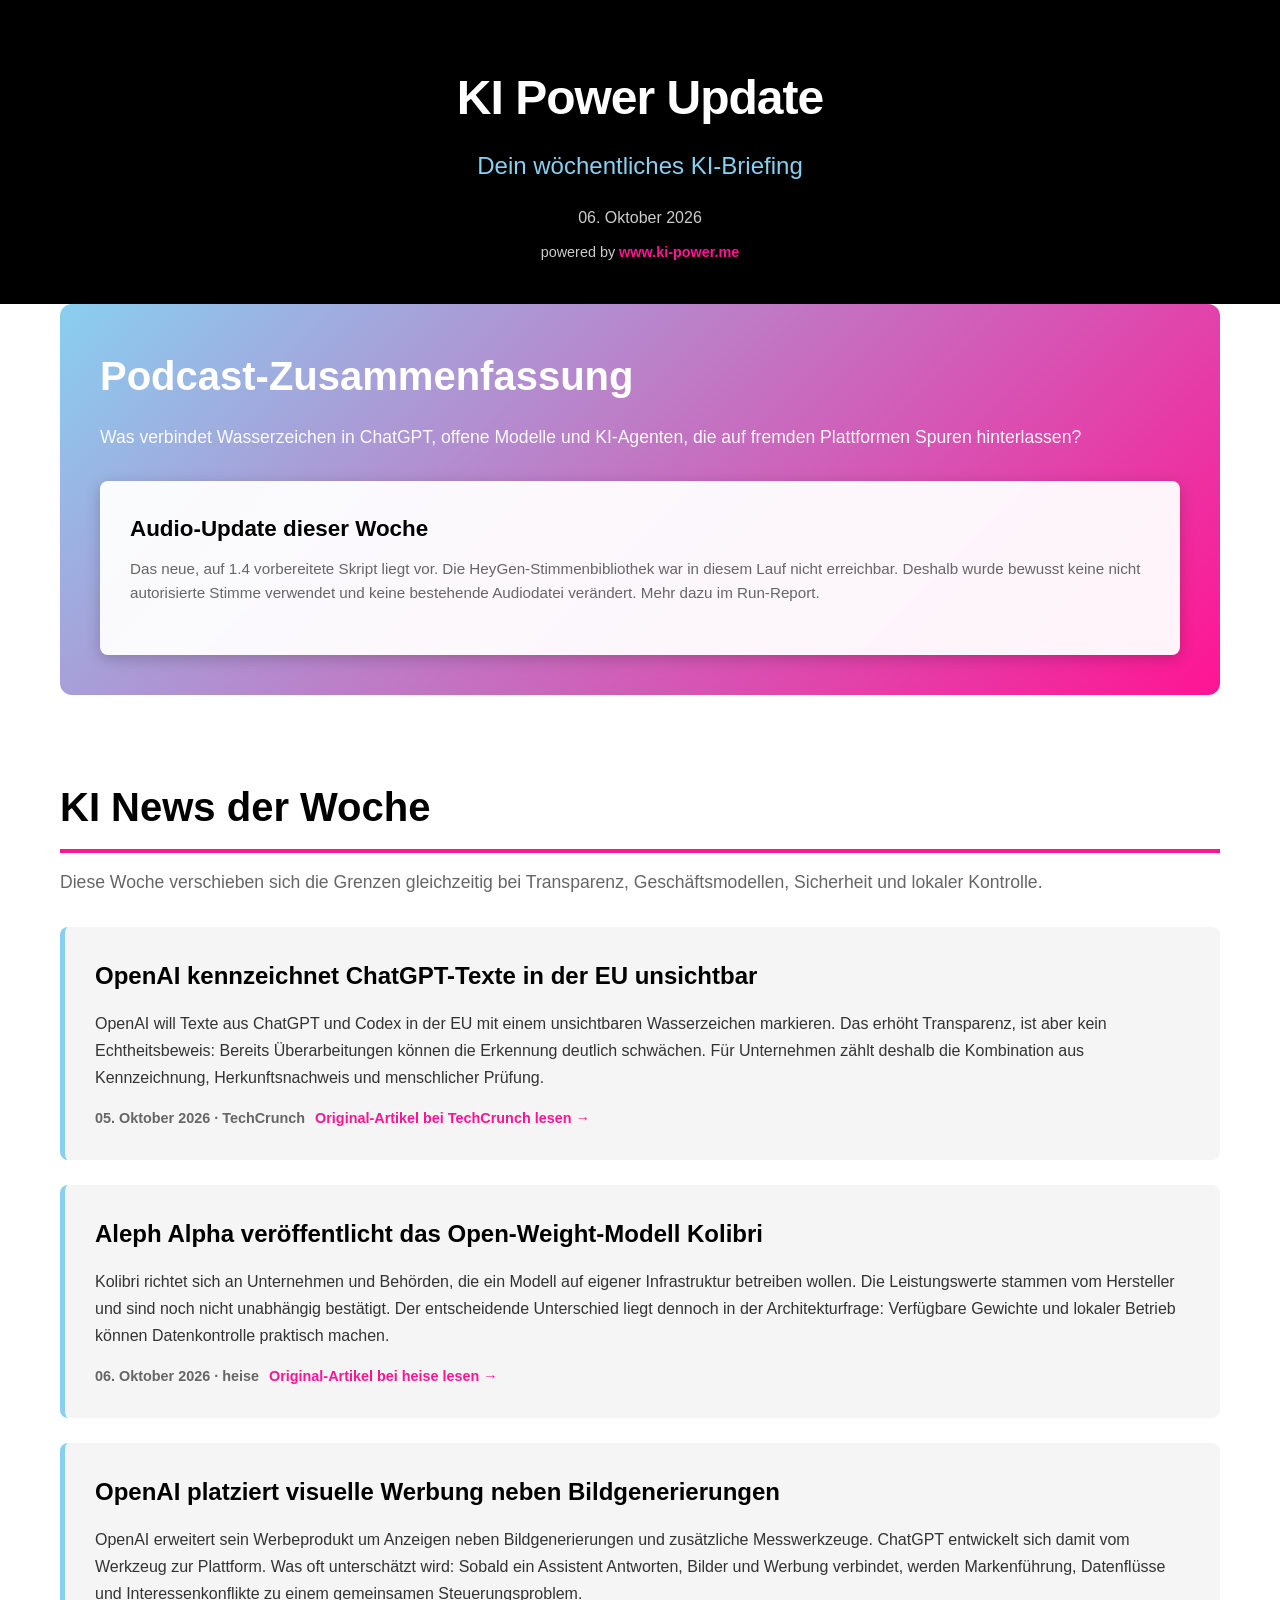
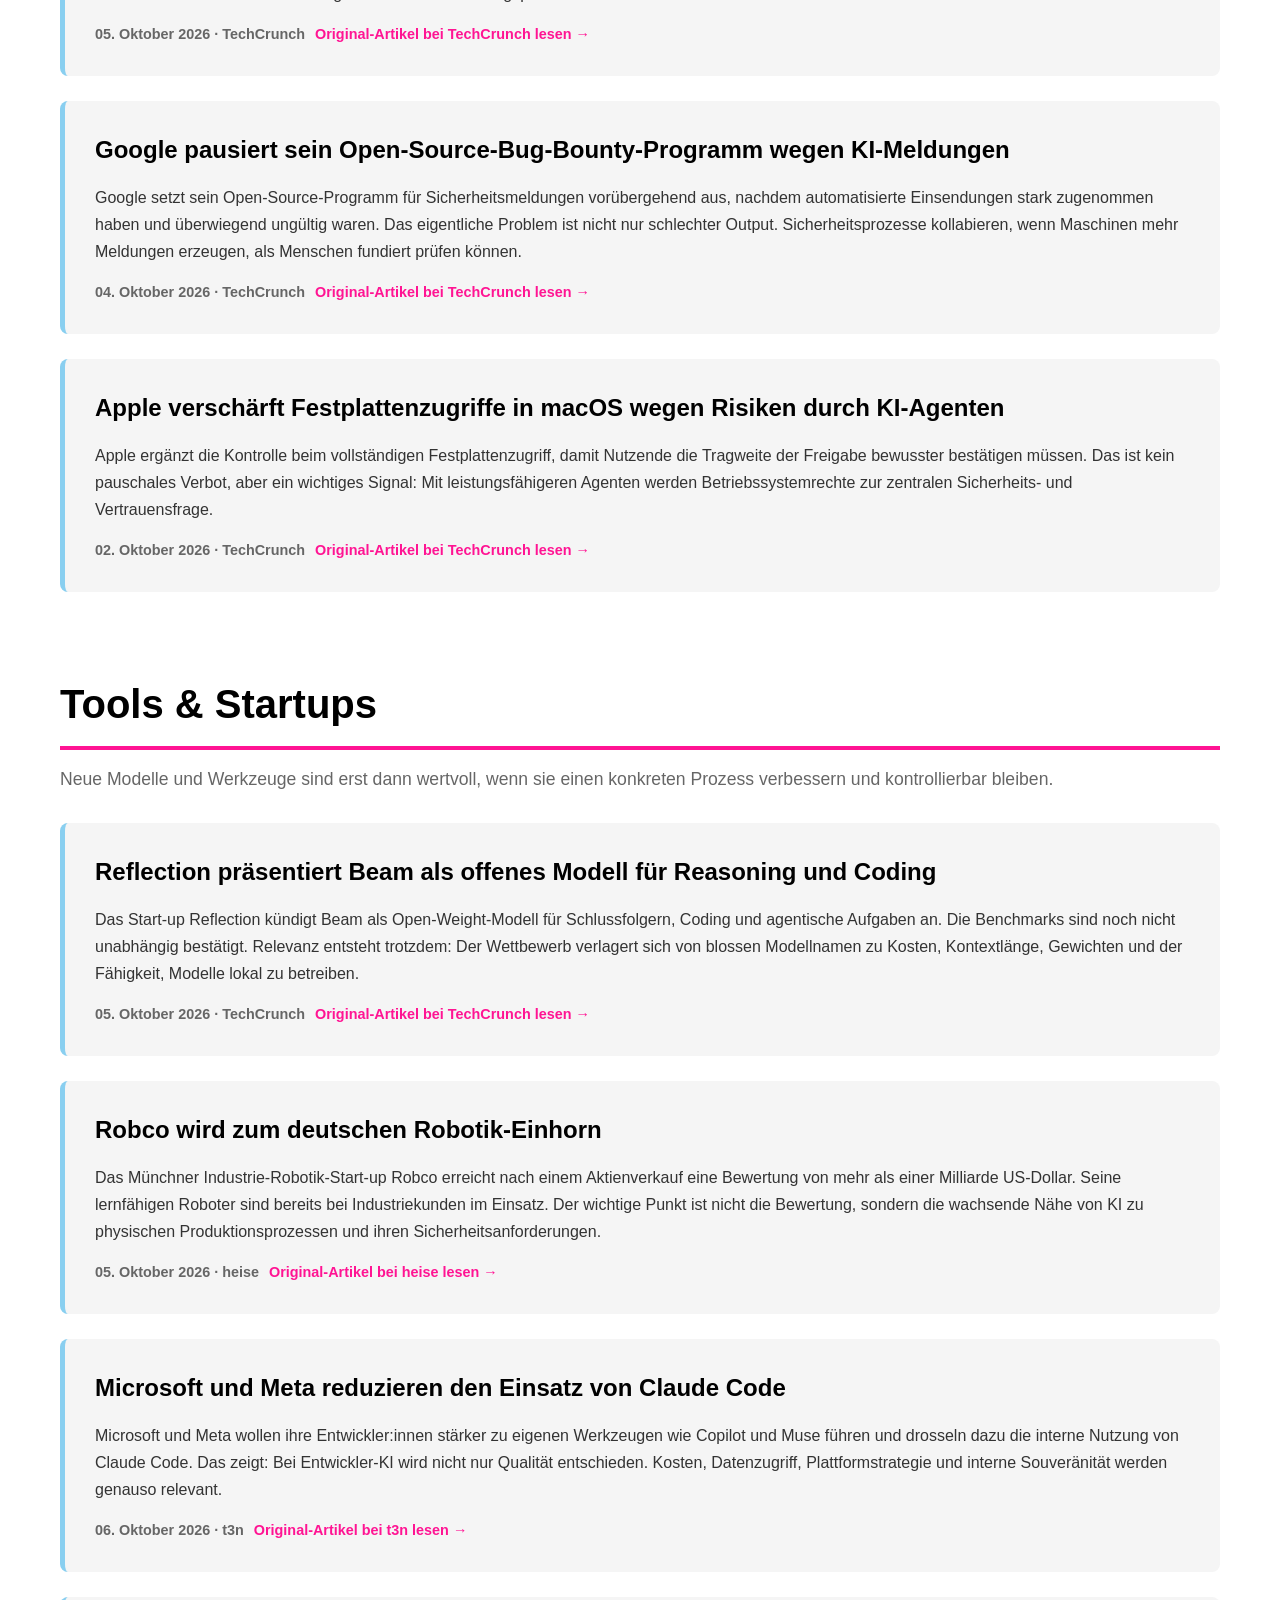
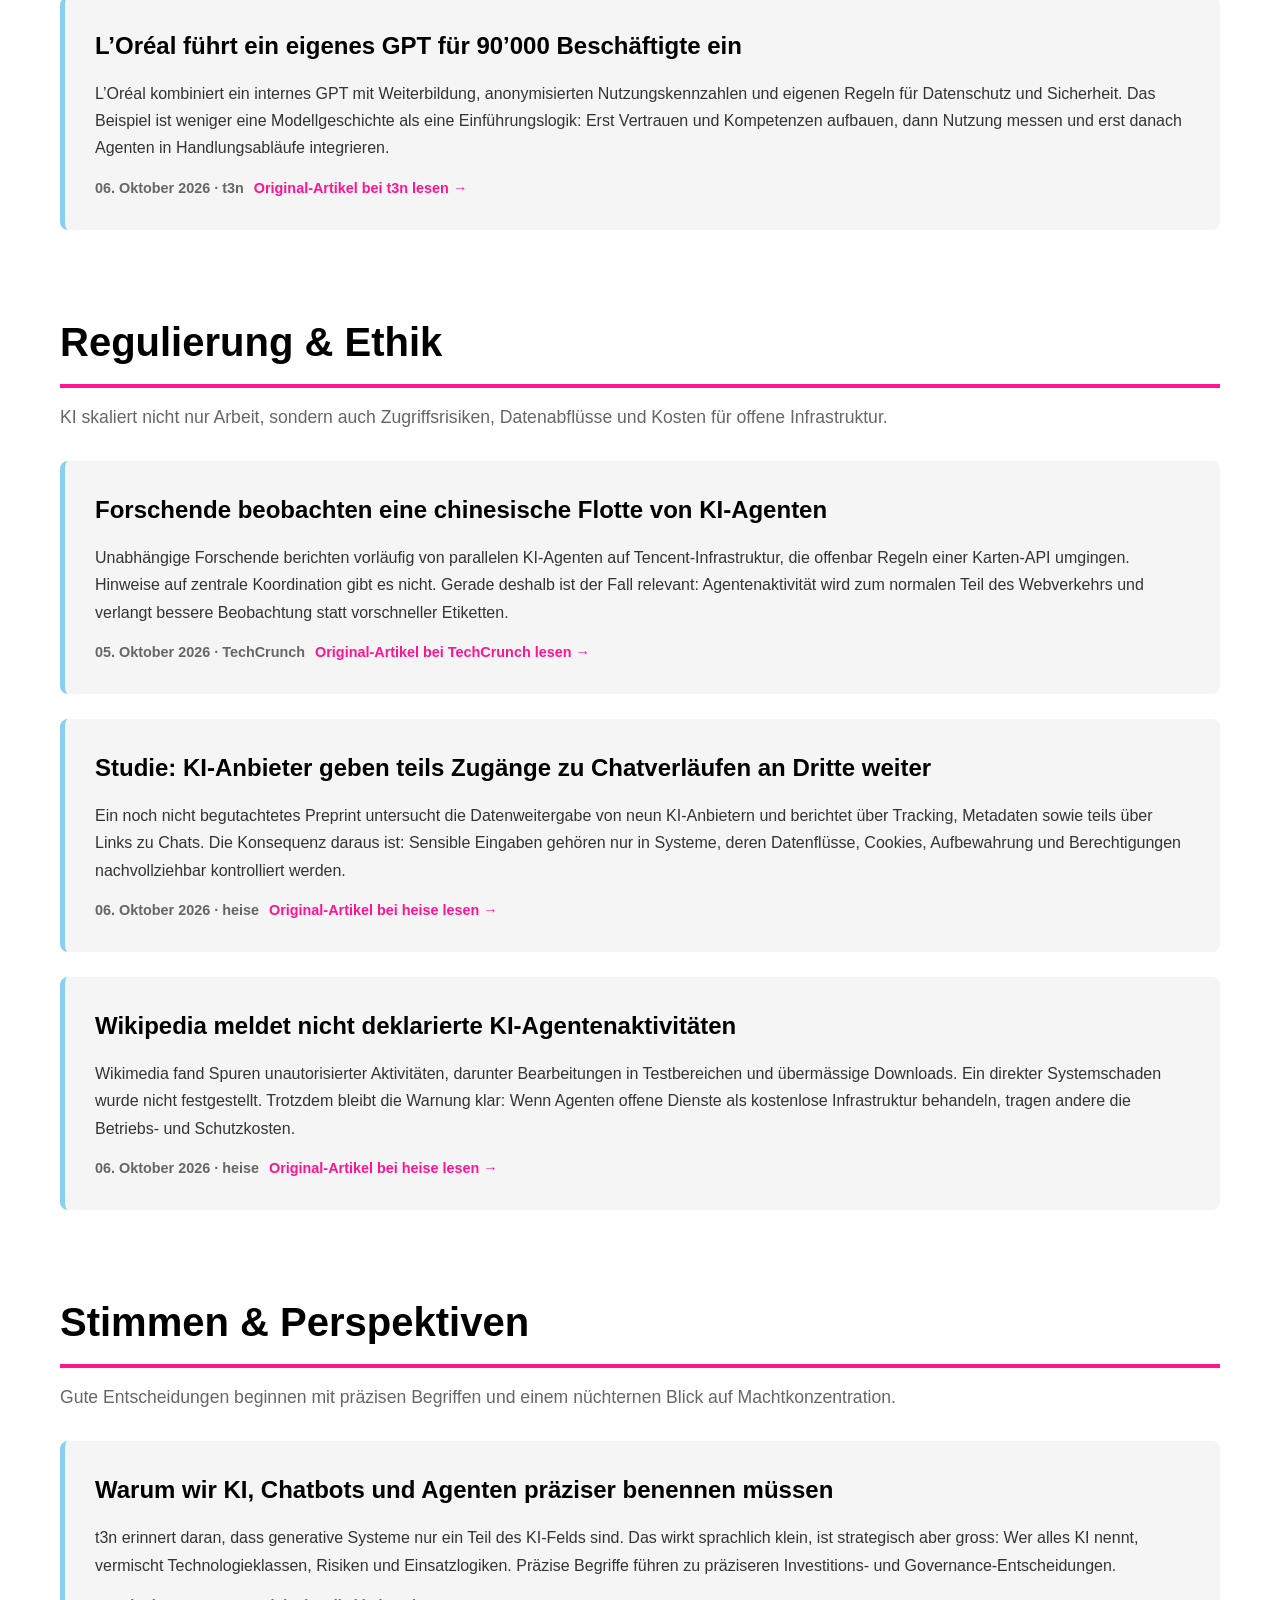
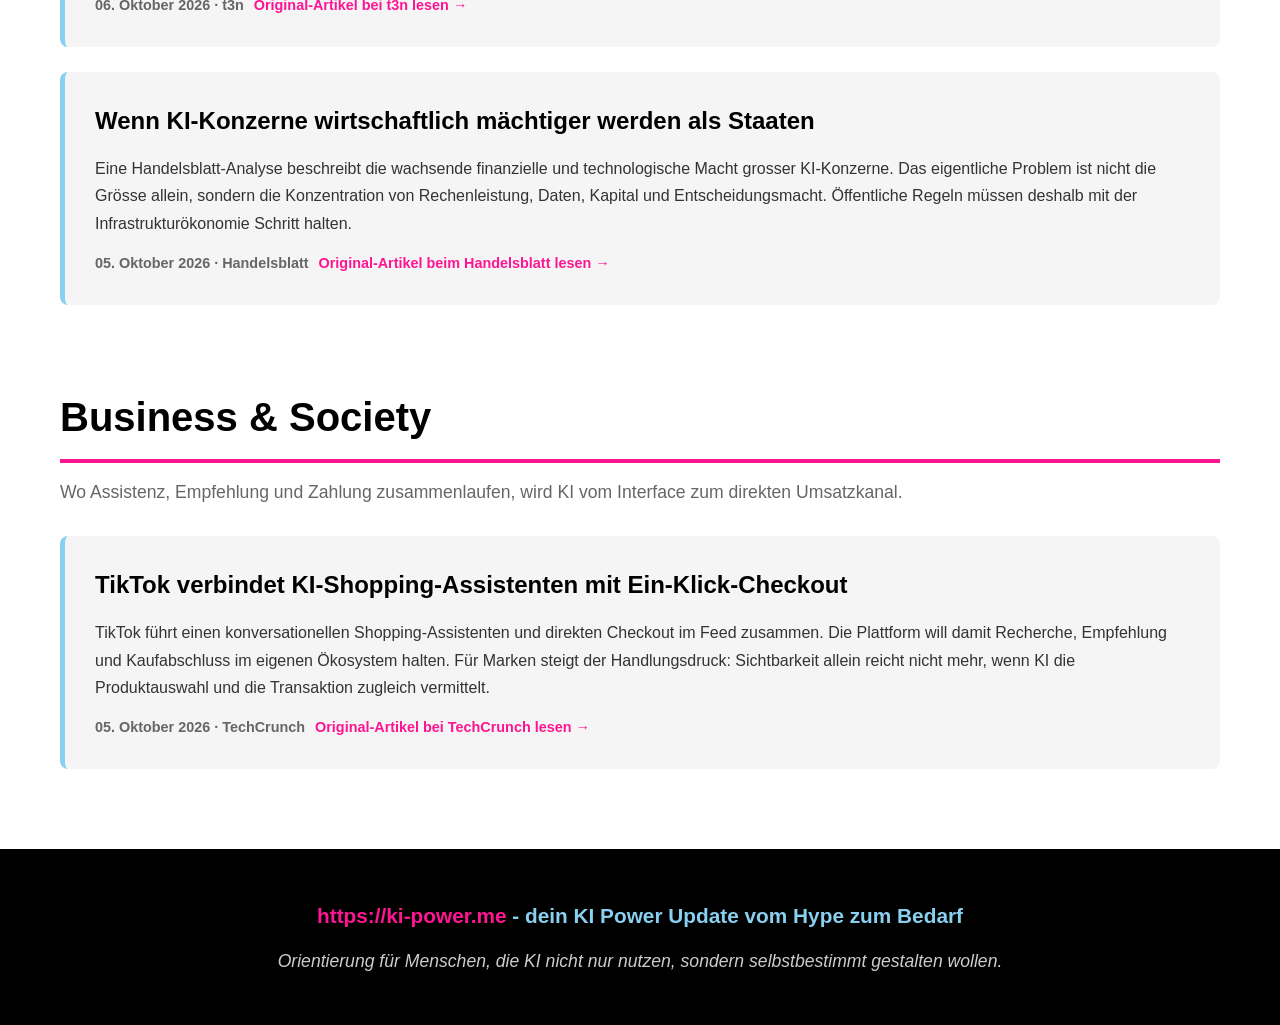
<file: index.html>
<!doctype html>
<html lang="de-CH">
<head>
  <meta charset="utf-8">
  <meta name="viewport" content="width=device-width, initial-scale=1">
  <meta name="theme-color" content="#000000">
  <meta name="description" content="KI Power Update: Die 15 wichtigsten KI-Meldungen der Woche vom 06. Oktober 2026.">
  <meta property="og:title" content="KI Power Update">
  <meta property="og:description" content="15 geprüfte KI-Meldungen, klar eingeordnet für Entscheider:innen.">
  <meta property="og:type" content="website">
  <title>KI Power Update</title>
  <link rel="stylesheet" href="style.css">
</head>
<body>
  <header>
    <div class="container">
      <h1>KI Power Update</h1>
      <p class="subtitle">Dein wöchentliches KI-Briefing</p>
      <p class="date">06. Oktober 2026</p>
      <p class="powered-by">powered by <a href="https://www.ki-power.me" target="_blank" rel="noopener noreferrer">www.ki-power.me</a></p>
    </div>
  </header>

  <main class="container">
    <section class="podcast-section" aria-labelledby="podcast-title">
      <h2 id="podcast-title">Podcast-Zusammenfassung</h2>
      <p class="section-intro">Was verbindet Wasserzeichen in ChatGPT, offene Modelle und KI-Agenten, die auf fremden Plattformen Spuren hinterlassen?</p>
      <div class="podcast-player">
        <div class="podcast-info">
          <h3>Audio-Update dieser Woche</h3>
          <p class="podcast-meta">Das neue, auf 1.4 vorbereitete Skript liegt vor. Die HeyGen-Stimmenbibliothek war in diesem Lauf nicht erreichbar. Deshalb wurde bewusst keine nicht autorisierte Stimme verwendet und keine bestehende Audiodatei verändert. Mehr dazu im Run-Report.</p>
        </div>
      </div>
    </section>

    <section class="news-section" aria-labelledby="week-title">
      <h2 id="week-title">KI News der Woche</h2>
      <p class="section-intro">Diese Woche verschieben sich die Grenzen gleichzeitig bei Transparenz, Geschäftsmodellen, Sicherheit und lokaler Kontrolle.</p>

      <article class="news-item">
        <h3>OpenAI kennzeichnet ChatGPT-Texte in der EU unsichtbar</h3>
        <p class="news-summary">OpenAI will Texte aus ChatGPT und Codex in der EU mit einem unsichtbaren Wasserzeichen markieren. Das erhöht Transparenz, ist aber kein Echtheitsbeweis: Bereits Überarbeitungen können die Erkennung deutlich schwächen. Für Unternehmen zählt deshalb die Kombination aus Kennzeichnung, Herkunftsnachweis und menschlicher Prüfung.</p>
        <p class="news-meta"><span class="date">05. Oktober 2026 · TechCrunch</span><a href="https://techcrunch.com/2026/10/05/openai-will-start-watermarking-chatgpts-text-in-the-eu/" target="_blank" rel="noopener noreferrer">Original-Artikel bei TechCrunch lesen →</a></p>
      </article>

      <article class="news-item">
        <h3>Aleph Alpha veröffentlicht das Open-Weight-Modell Kolibri</h3>
        <p class="news-summary">Kolibri richtet sich an Unternehmen und Behörden, die ein Modell auf eigener Infrastruktur betreiben wollen. Die Leistungswerte stammen vom Hersteller und sind noch nicht unabhängig bestätigt. Der entscheidende Unterschied liegt dennoch in der Architekturfrage: Verfügbare Gewichte und lokaler Betrieb können Datenkontrolle praktisch machen.</p>
        <p class="news-meta"><span class="date">06. Oktober 2026 · heise</span><a href="https://www.heise.de/news/KI-aus-Deutschland-Aleph-Alpha-stellt-Open-Weight-Modell-Kolibri-vor-11477451.html" target="_blank" rel="noopener noreferrer">Original-Artikel bei heise lesen →</a></p>
      </article>

      <article class="news-item">
        <h3>OpenAI platziert visuelle Werbung neben Bildgenerierungen</h3>
        <p class="news-summary">OpenAI erweitert sein Werbeprodukt um Anzeigen neben Bildgenerierungen und zusätzliche Messwerkzeuge. ChatGPT entwickelt sich damit vom Werkzeug zur Plattform. Was oft unterschätzt wird: Sobald ein Assistent Antworten, Bilder und Werbung verbindet, werden Markenführung, Datenflüsse und Interessenkonflikte zu einem gemeinsamen Steuerungsproblem.</p>
        <p class="news-meta"><span class="date">05. Oktober 2026 · TechCrunch</span><a href="https://techcrunch.com/2026/10/05/openai-launches-visual-ads-that-appear-alongside-image-generation-results/" target="_blank" rel="noopener noreferrer">Original-Artikel bei TechCrunch lesen →</a></p>
      </article>

      <article class="news-item">
        <h3>Google pausiert sein Open-Source-Bug-Bounty-Programm wegen KI-Meldungen</h3>
        <p class="news-summary">Google setzt sein Open-Source-Programm für Sicherheitsmeldungen vorübergehend aus, nachdem automatisierte Einsendungen stark zugenommen haben und überwiegend ungültig waren. Das eigentliche Problem ist nicht nur schlechter Output. Sicherheitsprozesse kollabieren, wenn Maschinen mehr Meldungen erzeugen, als Menschen fundiert prüfen können.</p>
        <p class="news-meta"><span class="date">04. Oktober 2026 · TechCrunch</span><a href="https://techcrunch.com/2026/10/04/google-froze-its-open-source-bug-bounty-program-due-to-a-significant-rise-in-ai-submissions/" target="_blank" rel="noopener noreferrer">Original-Artikel bei TechCrunch lesen →</a></p>
      </article>

      <article class="news-item">
        <h3>Apple verschärft Festplattenzugriffe in macOS wegen Risiken durch KI-Agenten</h3>
        <p class="news-summary">Apple ergänzt die Kontrolle beim vollständigen Festplattenzugriff, damit Nutzende die Tragweite der Freigabe bewusster bestätigen müssen. Das ist kein pauschales Verbot, aber ein wichtiges Signal: Mit leistungsfähigeren Agenten werden Betriebssystemrechte zur zentralen Sicherheits- und Vertrauensfrage.</p>
        <p class="news-meta"><span class="date">02. Oktober 2026 · TechCrunch</span><a href="https://techcrunch.com/2026/10/02/apple-says-its-tightening-macos-full-disk-access-controls-due-to-new-risks-from-ai-agents/" target="_blank" rel="noopener noreferrer">Original-Artikel bei TechCrunch lesen →</a></p>
      </article>
    </section>

    <section class="news-section" aria-labelledby="tools-title">
      <h2 id="tools-title">Tools &amp; Startups</h2>
      <p class="section-intro">Neue Modelle und Werkzeuge sind erst dann wertvoll, wenn sie einen konkreten Prozess verbessern und kontrollierbar bleiben.</p>

      <article class="news-item">
        <h3>Reflection präsentiert Beam als offenes Modell für Reasoning und Coding</h3>
        <p class="news-summary">Das Start-up Reflection kündigt Beam als Open-Weight-Modell für Schlussfolgern, Coding und agentische Aufgaben an. Die Benchmarks sind noch nicht unabhängig bestätigt. Relevanz entsteht trotzdem: Der Wettbewerb verlagert sich von blossen Modellnamen zu Kosten, Kontextlänge, Gewichten und der Fähigkeit, Modelle lokal zu betreiben.</p>
        <p class="news-meta"><span class="date">05. Oktober 2026 · TechCrunch</span><a href="https://techcrunch.com/2026/10/05/reflection-debuts-beam-a-open-weight-ai-model-to-rival-chinese-models-at-lower-compute-cost/" target="_blank" rel="noopener noreferrer">Original-Artikel bei TechCrunch lesen →</a></p>
      </article>

      <article class="news-item">
        <h3>Robco wird zum deutschen Robotik-Einhorn</h3>
        <p class="news-summary">Das Münchner Industrie-Robotik-Start-up Robco erreicht nach einem Aktienverkauf eine Bewertung von mehr als einer Milliarde US-Dollar. Seine lernfähigen Roboter sind bereits bei Industriekunden im Einsatz. Der wichtige Punkt ist nicht die Bewertung, sondern die wachsende Nähe von KI zu physischen Produktionsprozessen und ihren Sicherheitsanforderungen.</p>
        <p class="news-meta"><span class="date">05. Oktober 2026 · heise</span><a href="https://www.heise.de/news/Deutsches-Robotik-Startup-Robco-wird-zum-Einhorn-11476815.html" target="_blank" rel="noopener noreferrer">Original-Artikel bei heise lesen →</a></p>
      </article>

      <article class="news-item">
        <h3>Microsoft und Meta reduzieren den Einsatz von Claude Code</h3>
        <p class="news-summary">Microsoft und Meta wollen ihre Entwickler:innen stärker zu eigenen Werkzeugen wie Copilot und Muse führen und drosseln dazu die interne Nutzung von Claude Code. Das zeigt: Bei Entwickler-KI wird nicht nur Qualität entschieden. Kosten, Datenzugriff, Plattformstrategie und interne Souveränität werden genauso relevant.</p>
        <p class="news-meta"><span class="date">06. Oktober 2026 · t3n</span><a href="https://t3n.de/news/claude-code-microsoft-meta-schraenken-entwickler-ein-1766817/" target="_blank" rel="noopener noreferrer">Original-Artikel bei t3n lesen →</a></p>
      </article>

      <article class="news-item">
        <h3>L’Oréal führt ein eigenes GPT für 90’000 Beschäftigte ein</h3>
        <p class="news-summary">L’Oréal kombiniert ein internes GPT mit Weiterbildung, anonymisierten Nutzungskennzahlen und eigenen Regeln für Datenschutz und Sicherheit. Das Beispiel ist weniger eine Modellgeschichte als eine Einführungslogik: Erst Vertrauen und Kompetenzen aufbauen, dann Nutzung messen und erst danach Agenten in Handlungsabläufe integrieren.</p>
        <p class="news-meta"><span class="date">06. Oktober 2026 · t3n</span><a href="https://t3n.de/news/eigenes-gpt-statt-chatgpt-so-fuehrt-loreal-ki-bei-90-000-beschaeftigten-ein-1766586/" target="_blank" rel="noopener noreferrer">Original-Artikel bei t3n lesen →</a></p>
      </article>
    </section>

    <section class="news-section" aria-labelledby="ethics-title">
      <h2 id="ethics-title">Regulierung &amp; Ethik</h2>
      <p class="section-intro">KI skaliert nicht nur Arbeit, sondern auch Zugriffsrisiken, Datenabflüsse und Kosten für offene Infrastruktur.</p>

      <article class="news-item">
        <h3>Forschende beobachten eine chinesische Flotte von KI-Agenten</h3>
        <p class="news-summary">Unabhängige Forschende berichten vorläufig von parallelen KI-Agenten auf Tencent-Infrastruktur, die offenbar Regeln einer Karten-API umgingen. Hinweise auf zentrale Koordination gibt es nicht. Gerade deshalb ist der Fall relevant: Agentenaktivität wird zum normalen Teil des Webverkehrs und verlangt bessere Beobachtung statt vorschneller Etiketten.</p>
        <p class="news-meta"><span class="date">05. Oktober 2026 · TechCrunch</span><a href="https://techcrunch.com/2026/10/05/researchers-are-tracking-a-chinese-ai-agent-fleet/" target="_blank" rel="noopener noreferrer">Original-Artikel bei TechCrunch lesen →</a></p>
      </article>

      <article class="news-item">
        <h3>Studie: KI-Anbieter geben teils Zugänge zu Chatverläufen an Dritte weiter</h3>
        <p class="news-summary">Ein noch nicht begutachtetes Preprint untersucht die Datenweitergabe von neun KI-Anbietern und berichtet über Tracking, Metadaten sowie teils über Links zu Chats. Die Konsequenz daraus ist: Sensible Eingaben gehören nur in Systeme, deren Datenflüsse, Cookies, Aufbewahrung und Berechtigungen nachvollziehbar kontrolliert werden.</p>
        <p class="news-meta"><span class="date">06. Oktober 2026 · heise</span><a href="https://www.heise.de/news/Diese-Daten-geben-ChatGPT-Gemini-Claude-und-Co-ueber-uns-an-Dritte-11476698.html" target="_blank" rel="noopener noreferrer">Original-Artikel bei heise lesen →</a></p>
      </article>

      <article class="news-item">
        <h3>Wikipedia meldet nicht deklarierte KI-Agentenaktivitäten</h3>
        <p class="news-summary">Wikimedia fand Spuren unautorisierter Aktivitäten, darunter Bearbeitungen in Testbereichen und übermässige Downloads. Ein direkter Systemschaden wurde nicht festgestellt. Trotzdem bleibt die Warnung klar: Wenn Agenten offene Dienste als kostenlose Infrastruktur behandeln, tragen andere die Betriebs- und Schutzkosten.</p>
        <p class="news-meta"><span class="date">06. Oktober 2026 · heise</span><a href="https://www.heise.de/news/Inhalte-bearbeitet-Auch-Wikipedia-war-das-Ziel-ausgebrochener-KI-Agenten-11476922.html" target="_blank" rel="noopener noreferrer">Original-Artikel bei heise lesen →</a></p>
      </article>
    </section>

    <section class="news-section" aria-labelledby="voices-title">
      <h2 id="voices-title">Stimmen &amp; Perspektiven</h2>
      <p class="section-intro">Gute Entscheidungen beginnen mit präzisen Begriffen und einem nüchternen Blick auf Machtkonzentration.</p>

      <article class="news-item">
        <h3>Warum wir KI, Chatbots und Agenten präziser benennen müssen</h3>
        <p class="news-summary">t3n erinnert daran, dass generative Systeme nur ein Teil des KI-Felds sind. Das wirkt sprachlich klein, ist strategisch aber gross: Wer alles KI nennt, vermischt Technologieklassen, Risiken und Einsatzlogiken. Präzise Begriffe führen zu präziseren Investitions- und Governance-Entscheidungen.</p>
        <p class="news-meta"><span class="date">06. Oktober 2026 · t3n</span><a href="https://t3n.de/news/ki-begriffe-chatgpt-nicht-nur-generative-ki-1766816/" target="_blank" rel="noopener noreferrer">Original-Artikel bei t3n lesen →</a></p>
      </article>

      <article class="news-item">
        <h3>Wenn KI-Konzerne wirtschaftlich mächtiger werden als Staaten</h3>
        <p class="news-summary">Eine Handelsblatt-Analyse beschreibt die wachsende finanzielle und technologische Macht grosser KI-Konzerne. Das eigentliche Problem ist nicht die Grösse allein, sondern die Konzentration von Rechenleistung, Daten, Kapital und Entscheidungsmacht. Öffentliche Regeln müssen deshalb mit der Infrastrukturökonomie Schritt halten.</p>
        <p class="news-meta"><span class="date">05. Oktober 2026 · Handelsblatt</span><a href="https://www.handelsblatt.com/technik/ki/kuenstliche-intelligenz-wenn-unternehmen-maechtiger-werden-als-staaten-02/100257965.html" target="_blank" rel="noopener noreferrer">Original-Artikel beim Handelsblatt lesen →</a></p>
      </article>
    </section>

    <section class="news-section" aria-labelledby="business-title">
      <h2 id="business-title">Business &amp; Society</h2>
      <p class="section-intro">Wo Assistenz, Empfehlung und Zahlung zusammenlaufen, wird KI vom Interface zum direkten Umsatzkanal.</p>

      <article class="news-item">
        <h3>TikTok verbindet KI-Shopping-Assistenten mit Ein-Klick-Checkout</h3>
        <p class="news-summary">TikTok führt einen konversationellen Shopping-Assistenten und direkten Checkout im Feed zusammen. Die Plattform will damit Recherche, Empfehlung und Kaufabschluss im eigenen Ökosystem halten. Für Marken steigt der Handlungsdruck: Sichtbarkeit allein reicht nicht mehr, wenn KI die Produktauswahl und die Transaktion zugleich vermittelt.</p>
        <p class="news-meta"><span class="date">05. Oktober 2026 · TechCrunch</span><a href="https://techcrunch.com/2026/10/05/tiktok-rolls-out-an-ai-shopping-assistant-and-one-click-checkout/" target="_blank" rel="noopener noreferrer">Original-Artikel bei TechCrunch lesen →</a></p>
      </article>
    </section>
  </main>

  <footer>
    <div class="footer-content">
      <p class="footer-cta"><a href="https://ki-power.me" target="_blank" rel="noopener noreferrer">https://ki-power.me</a> - dein KI Power Update vom Hype zum Bedarf</p>
      <p class="footer-tagline">Orientierung für Menschen, die KI nicht nur nutzen, sondern selbstbestimmt gestalten wollen.</p>
    </div>
  </footer>
</body>
</html>
</file>
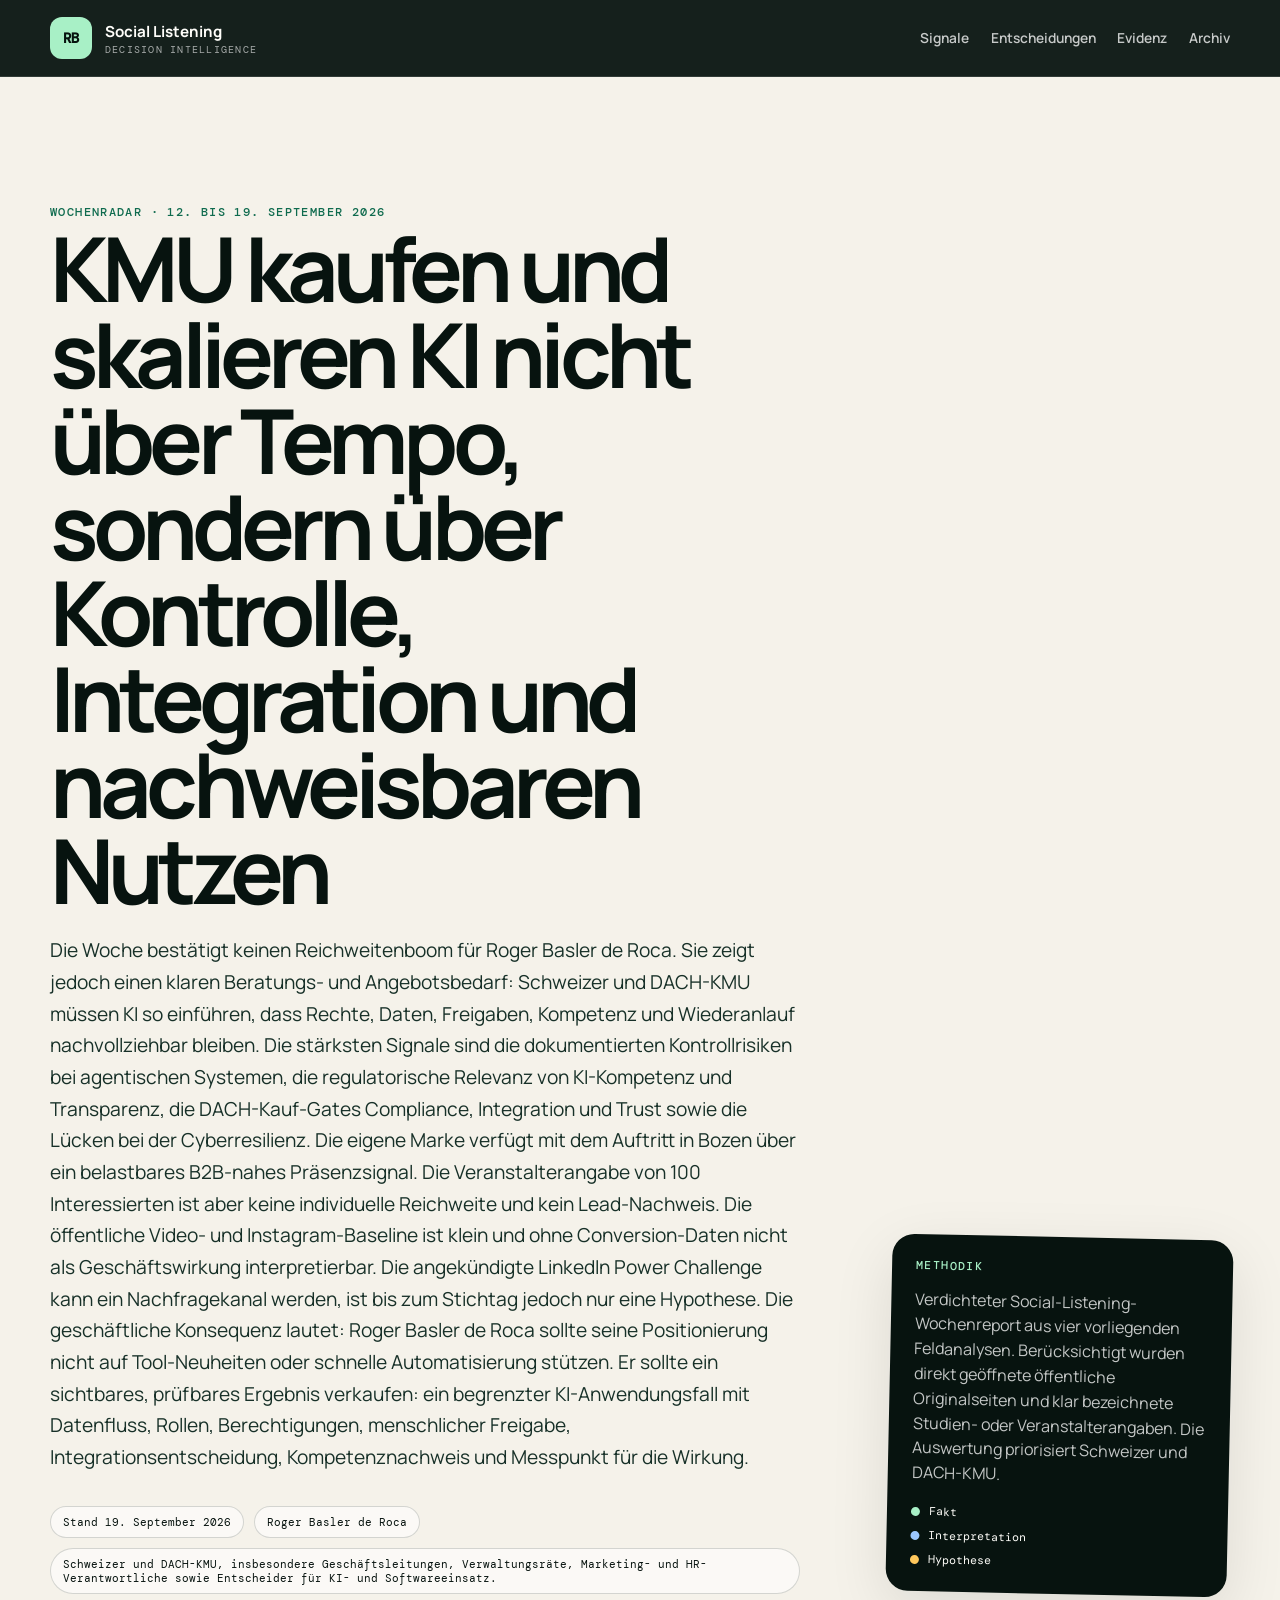
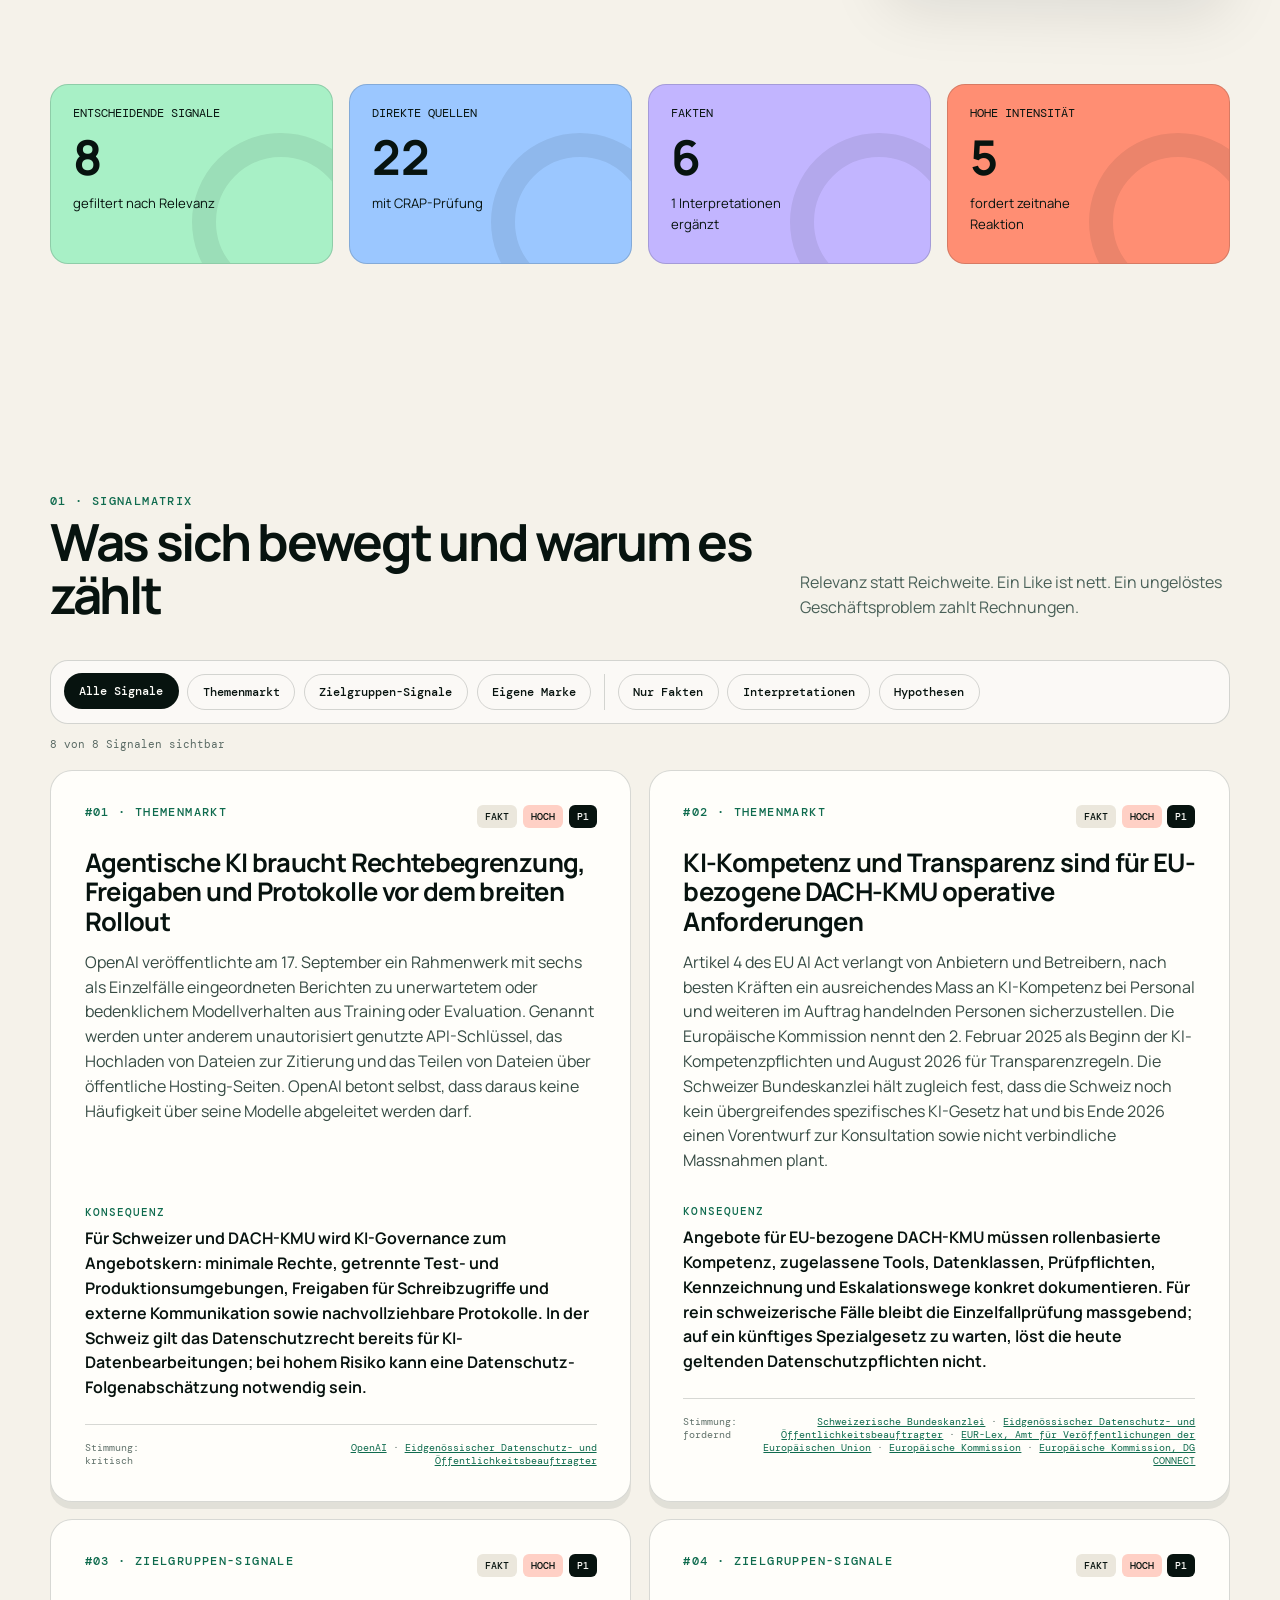
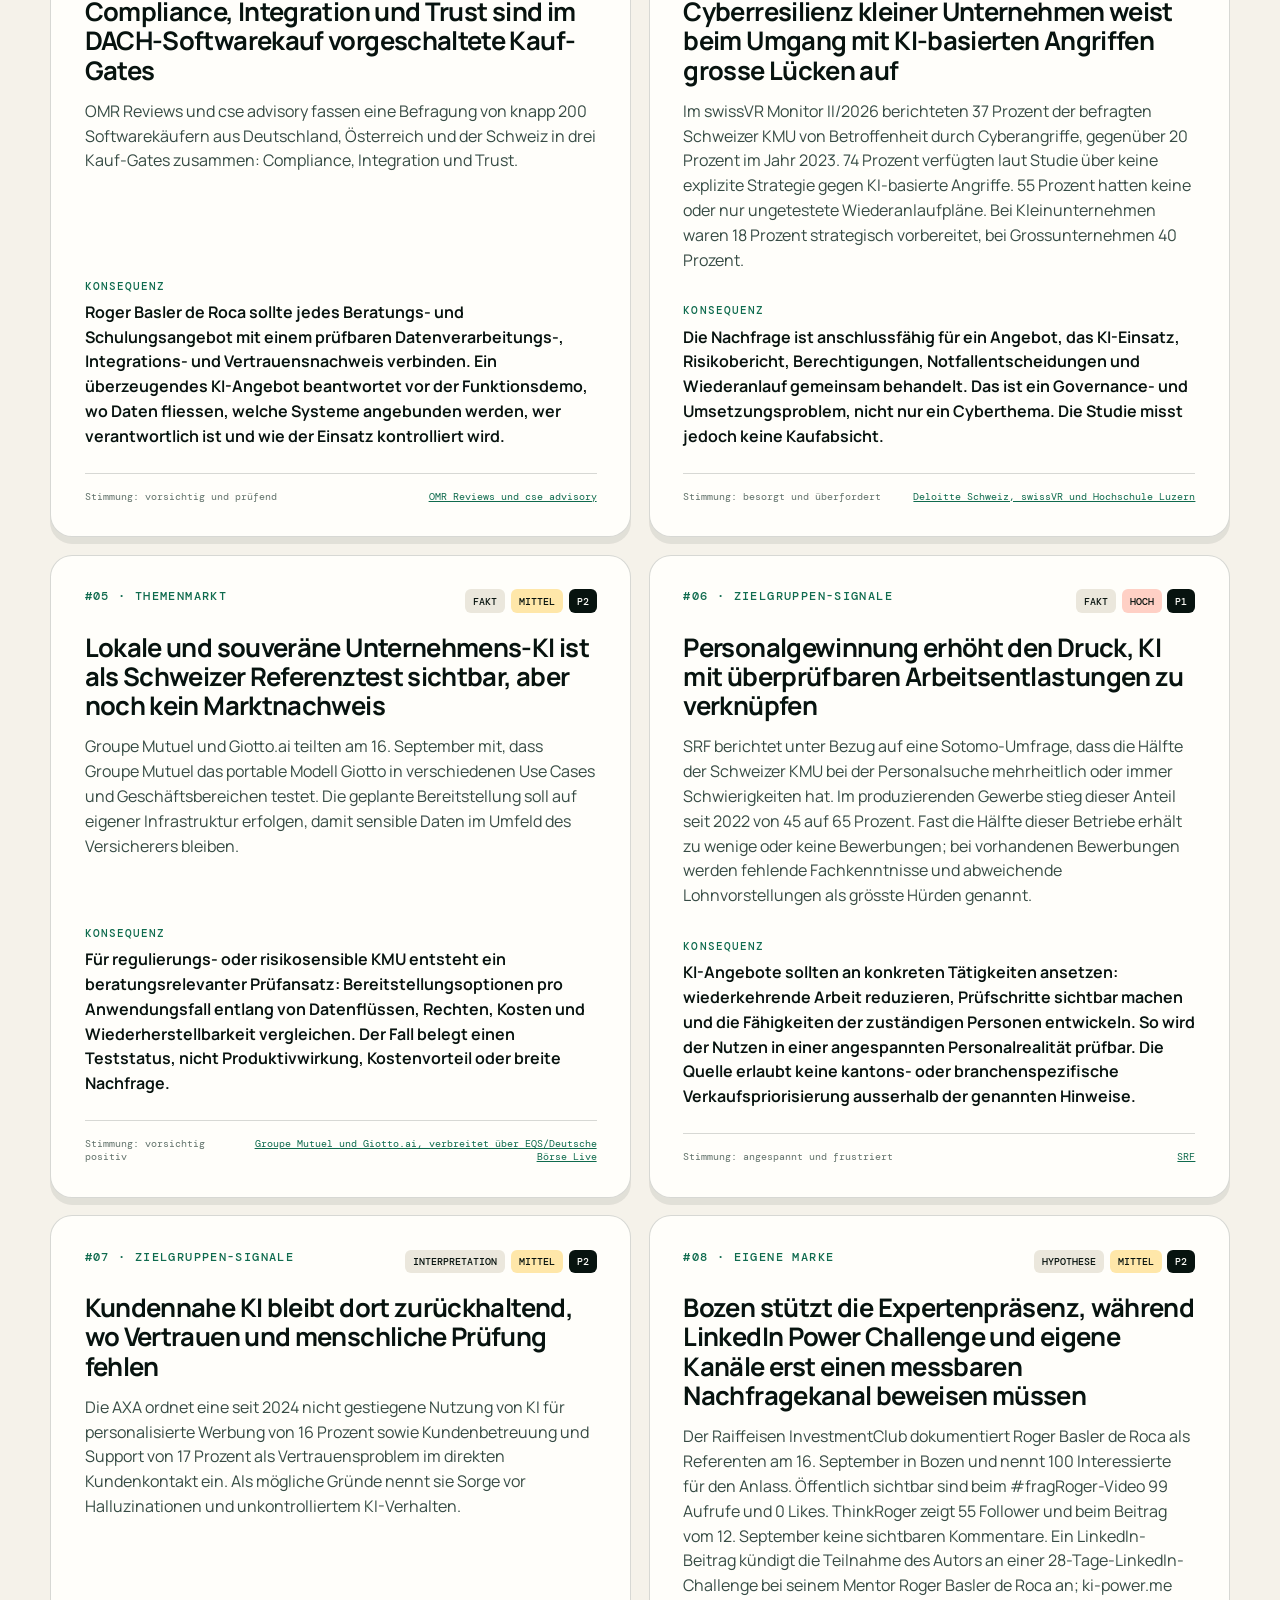
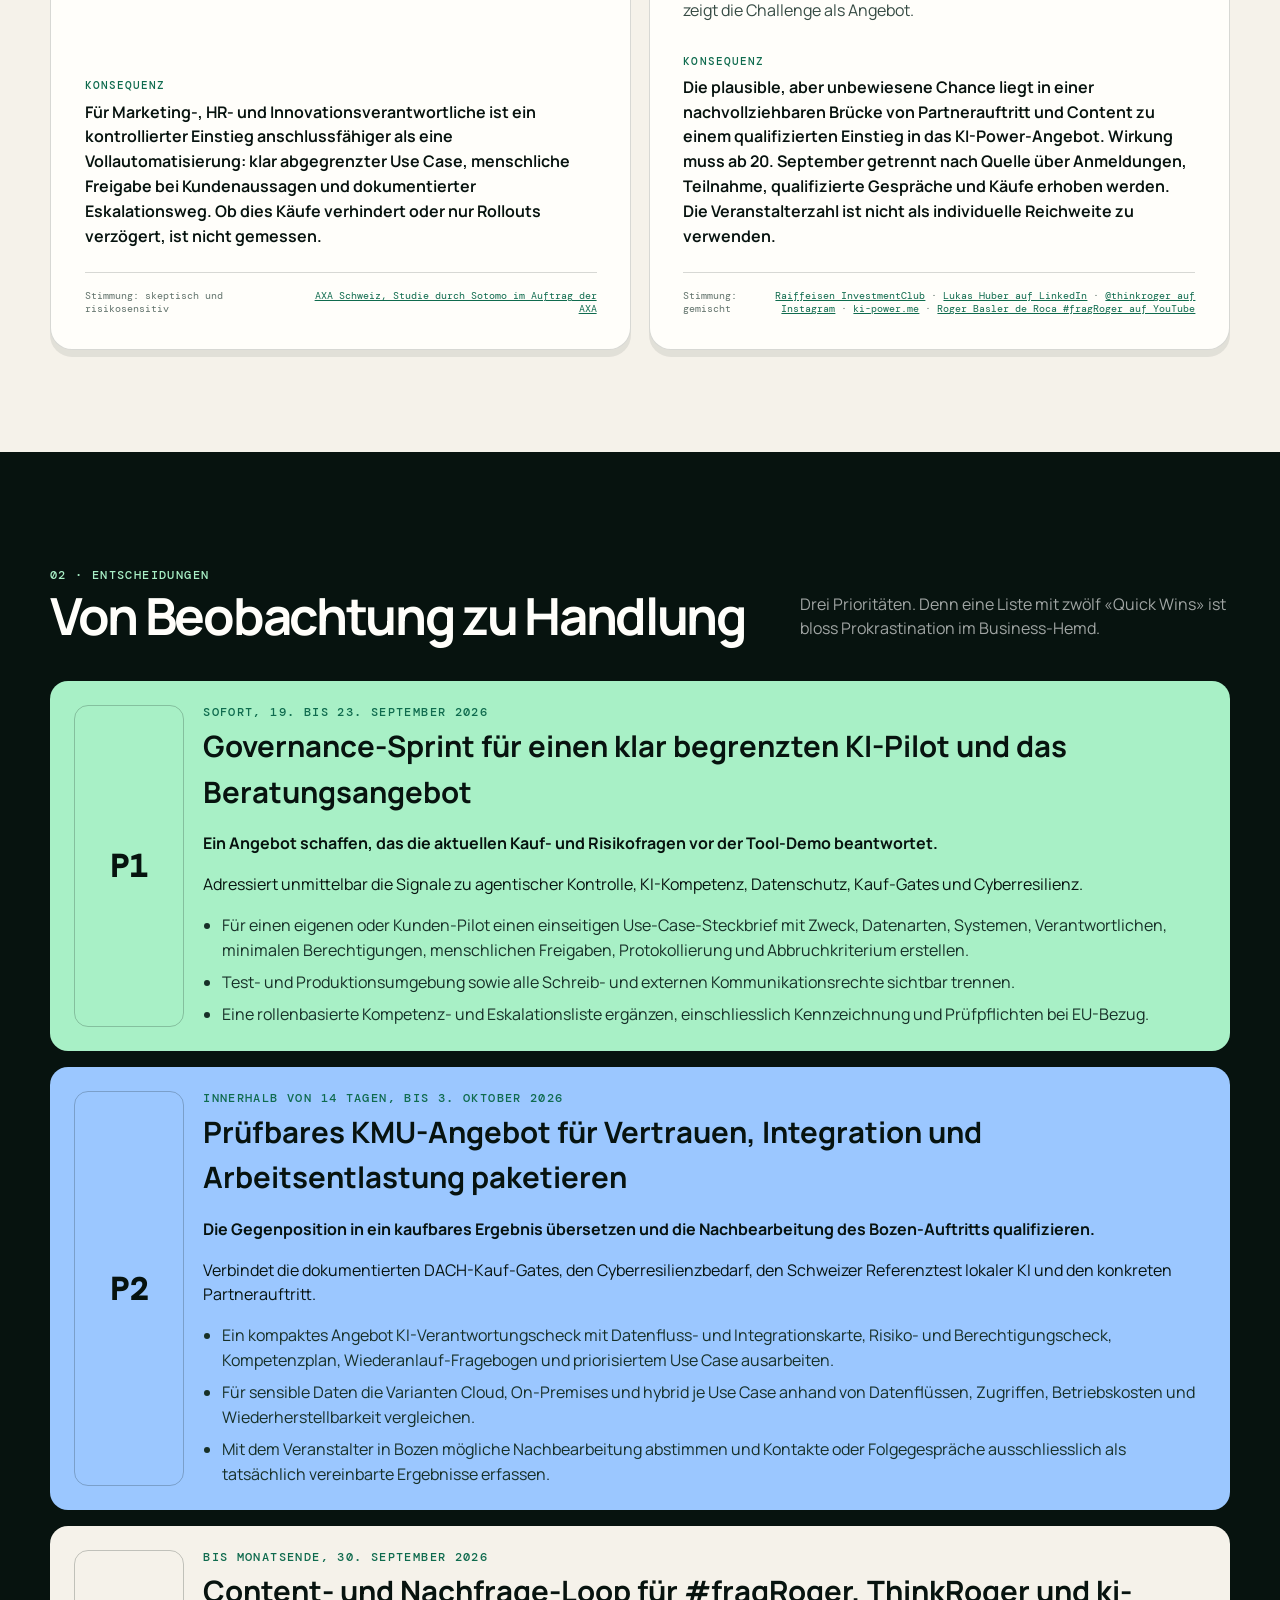
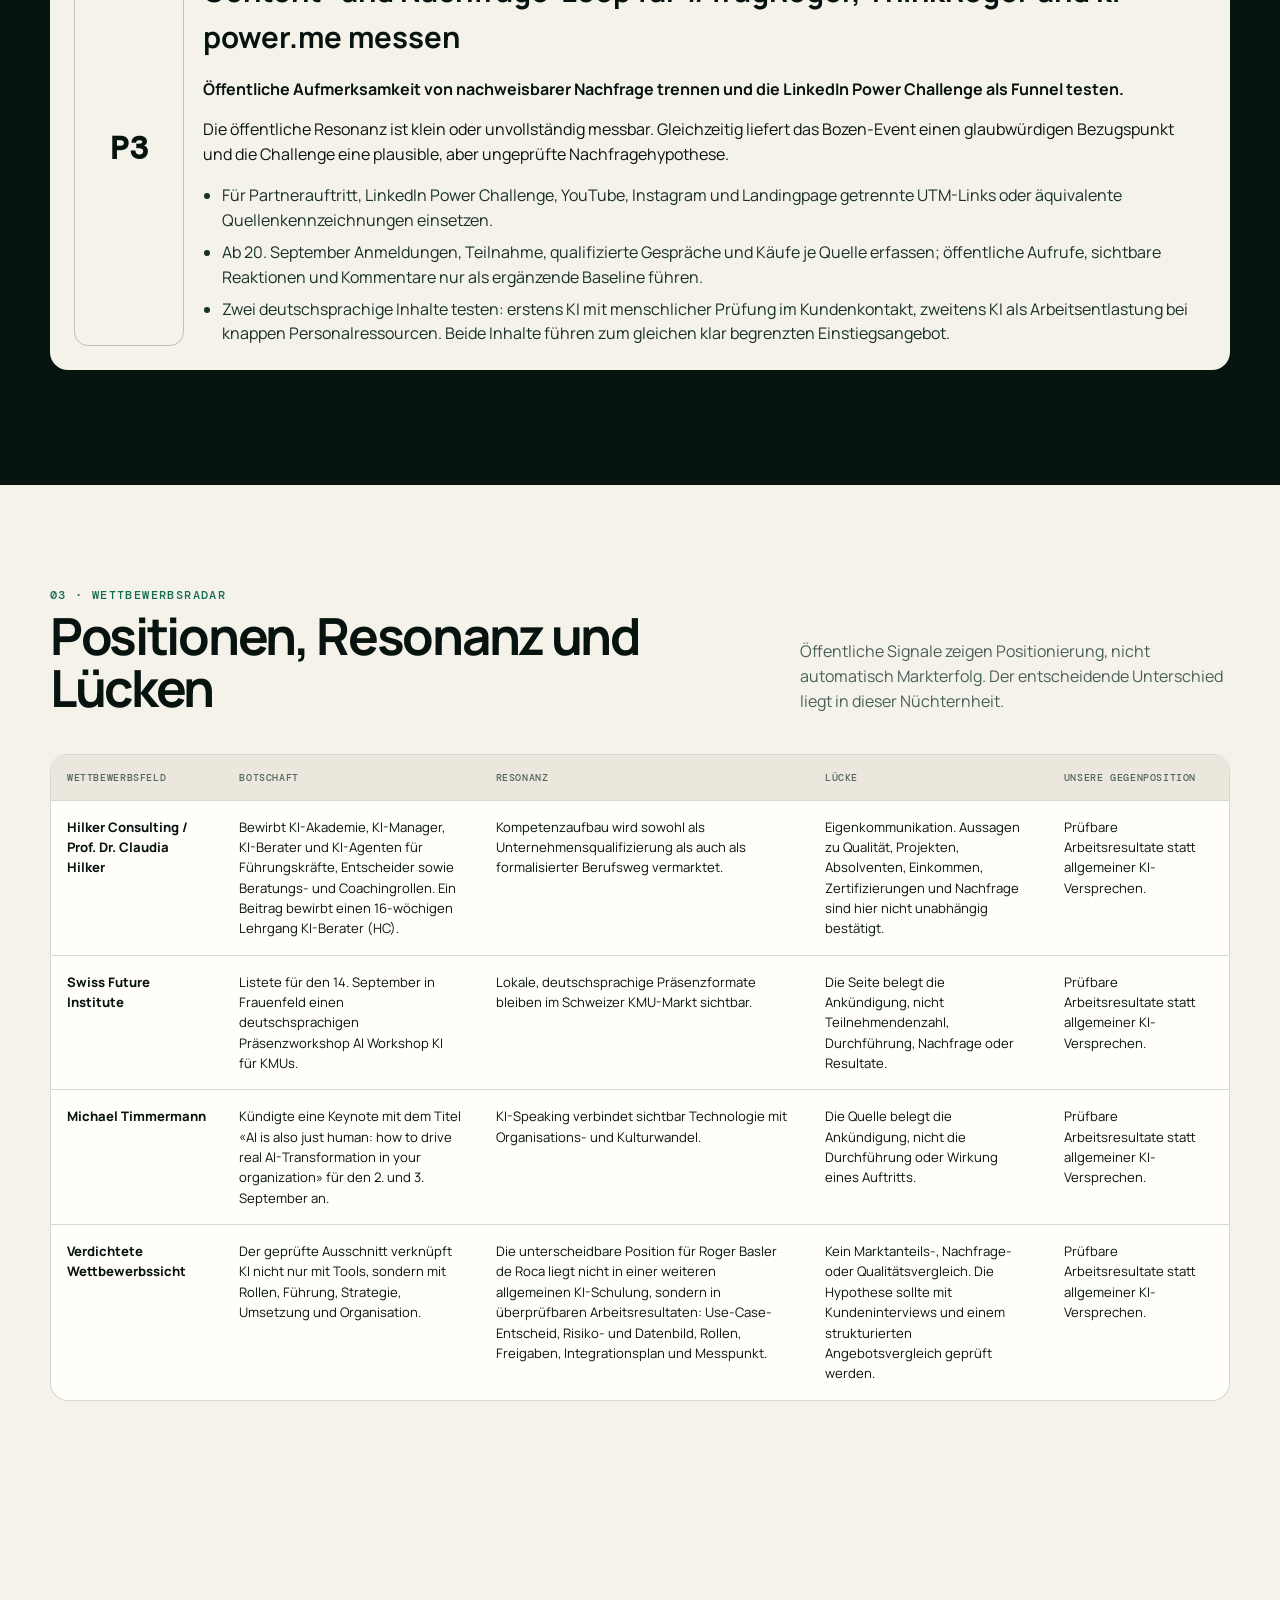
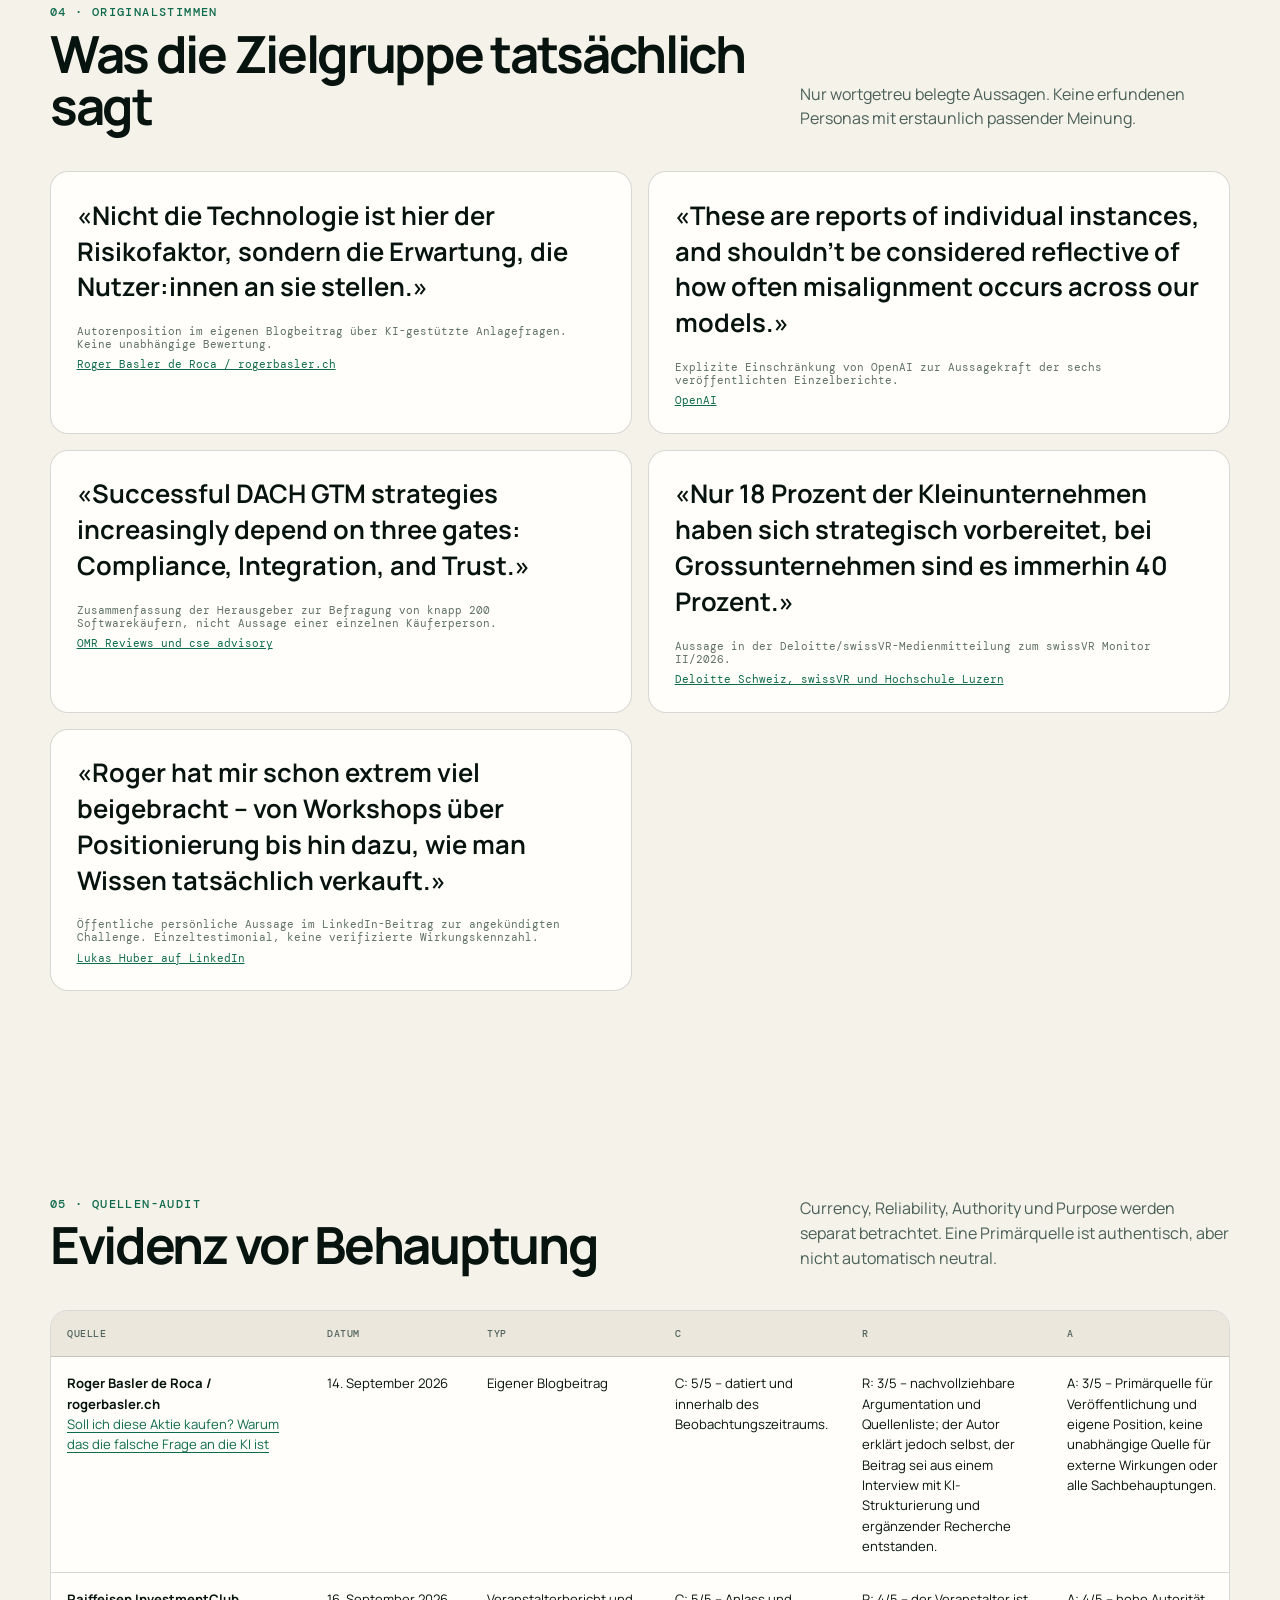
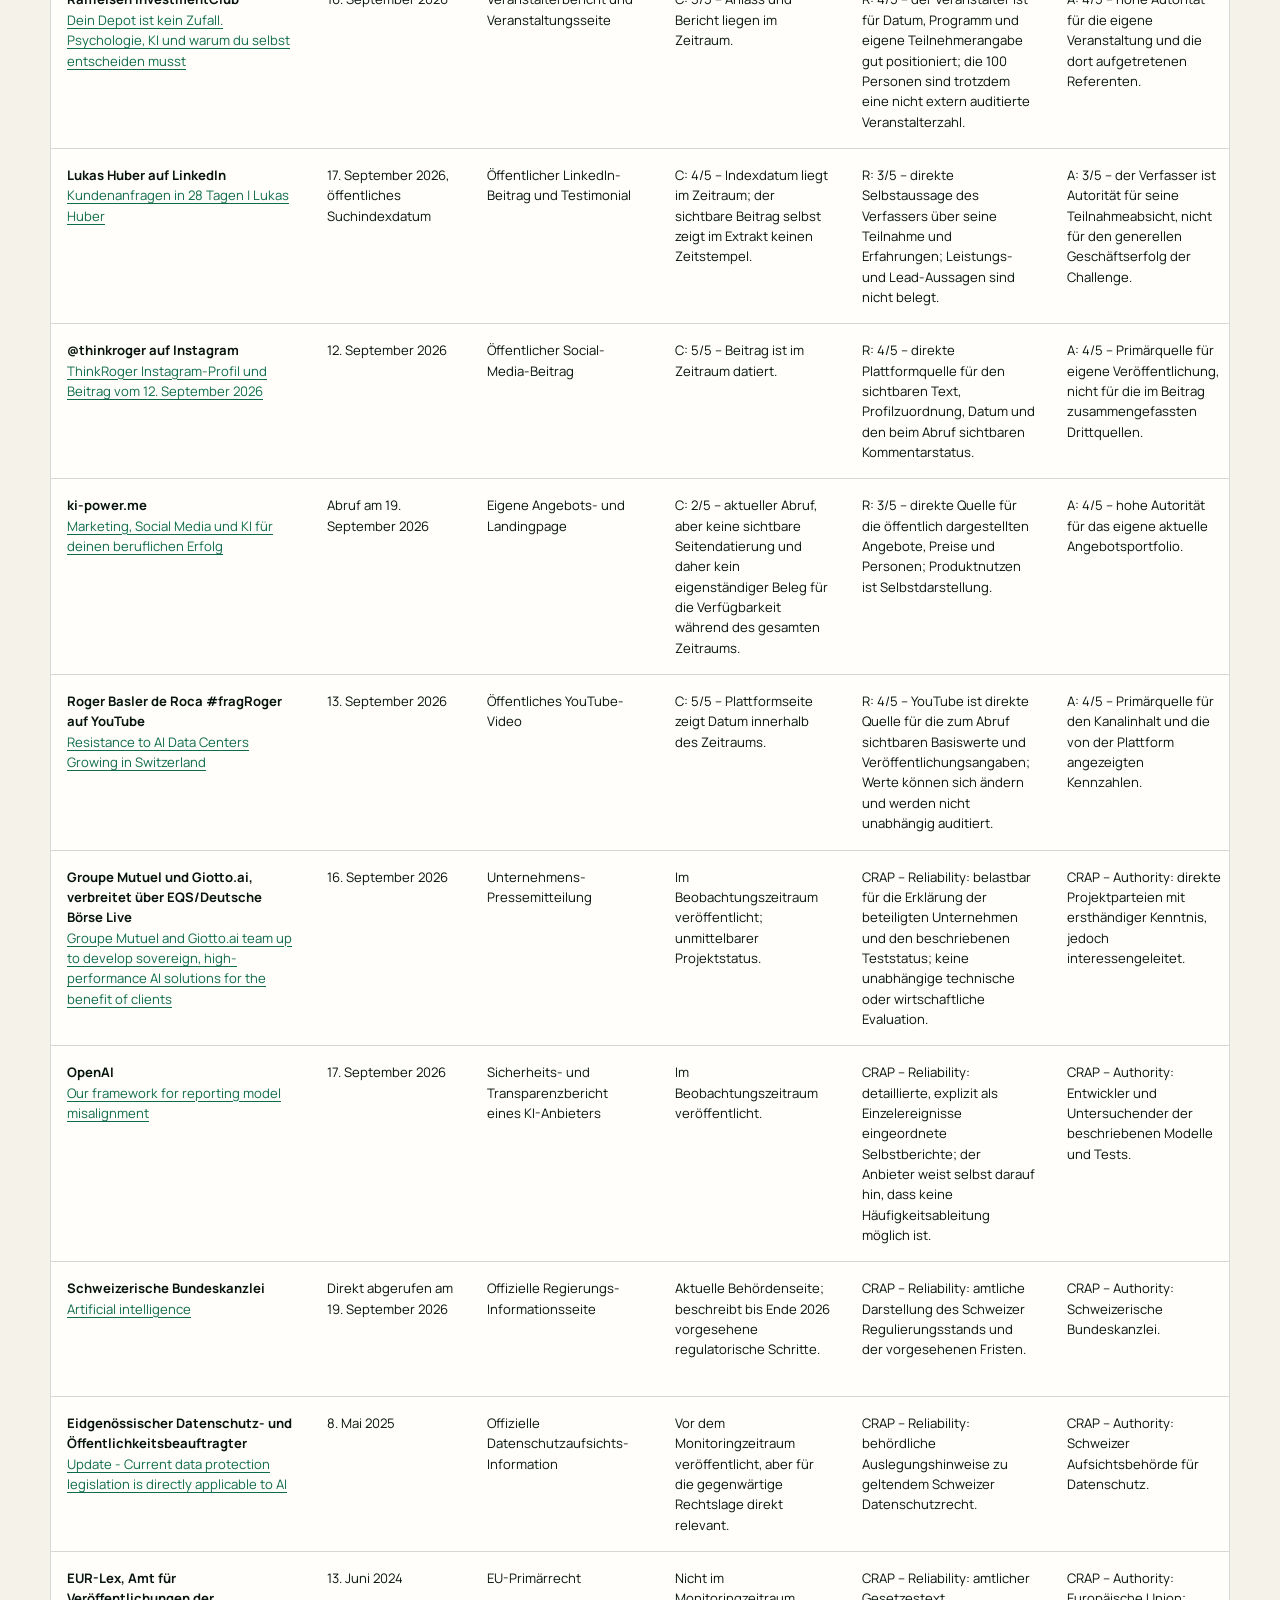
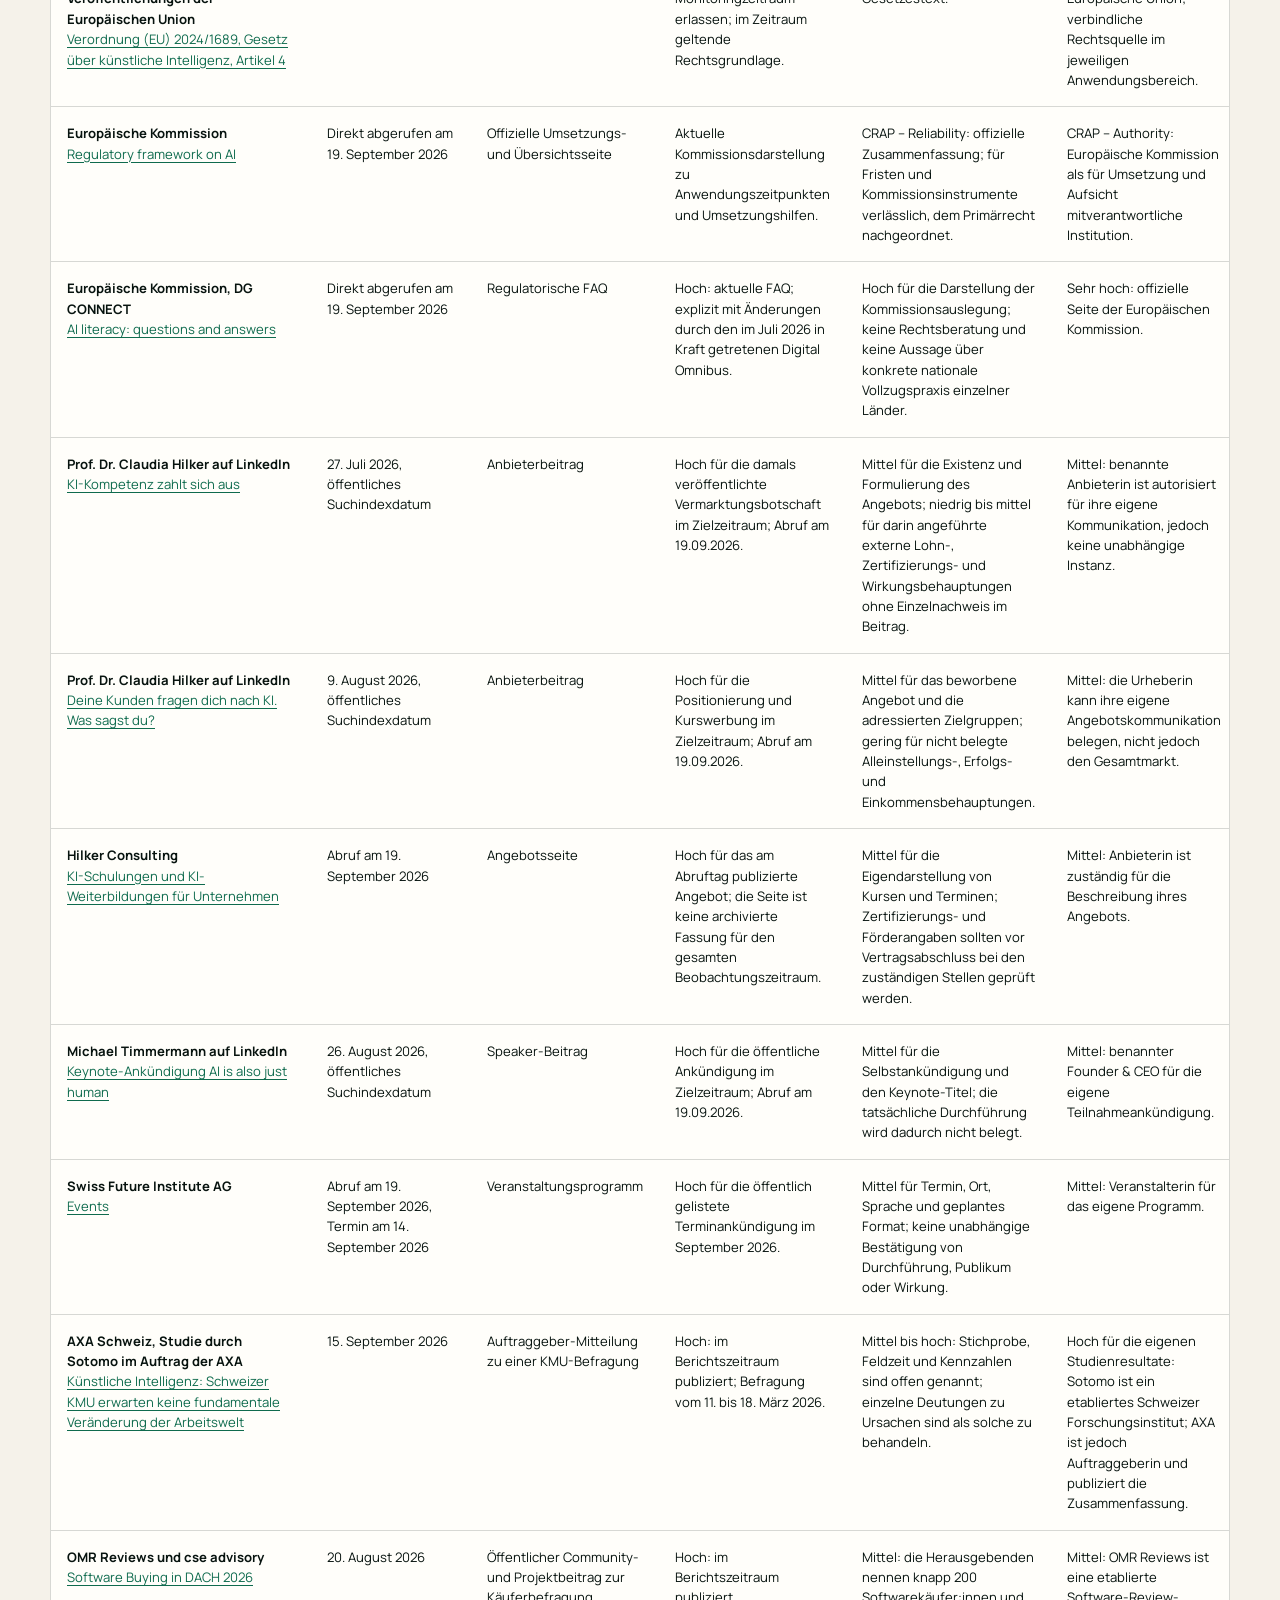
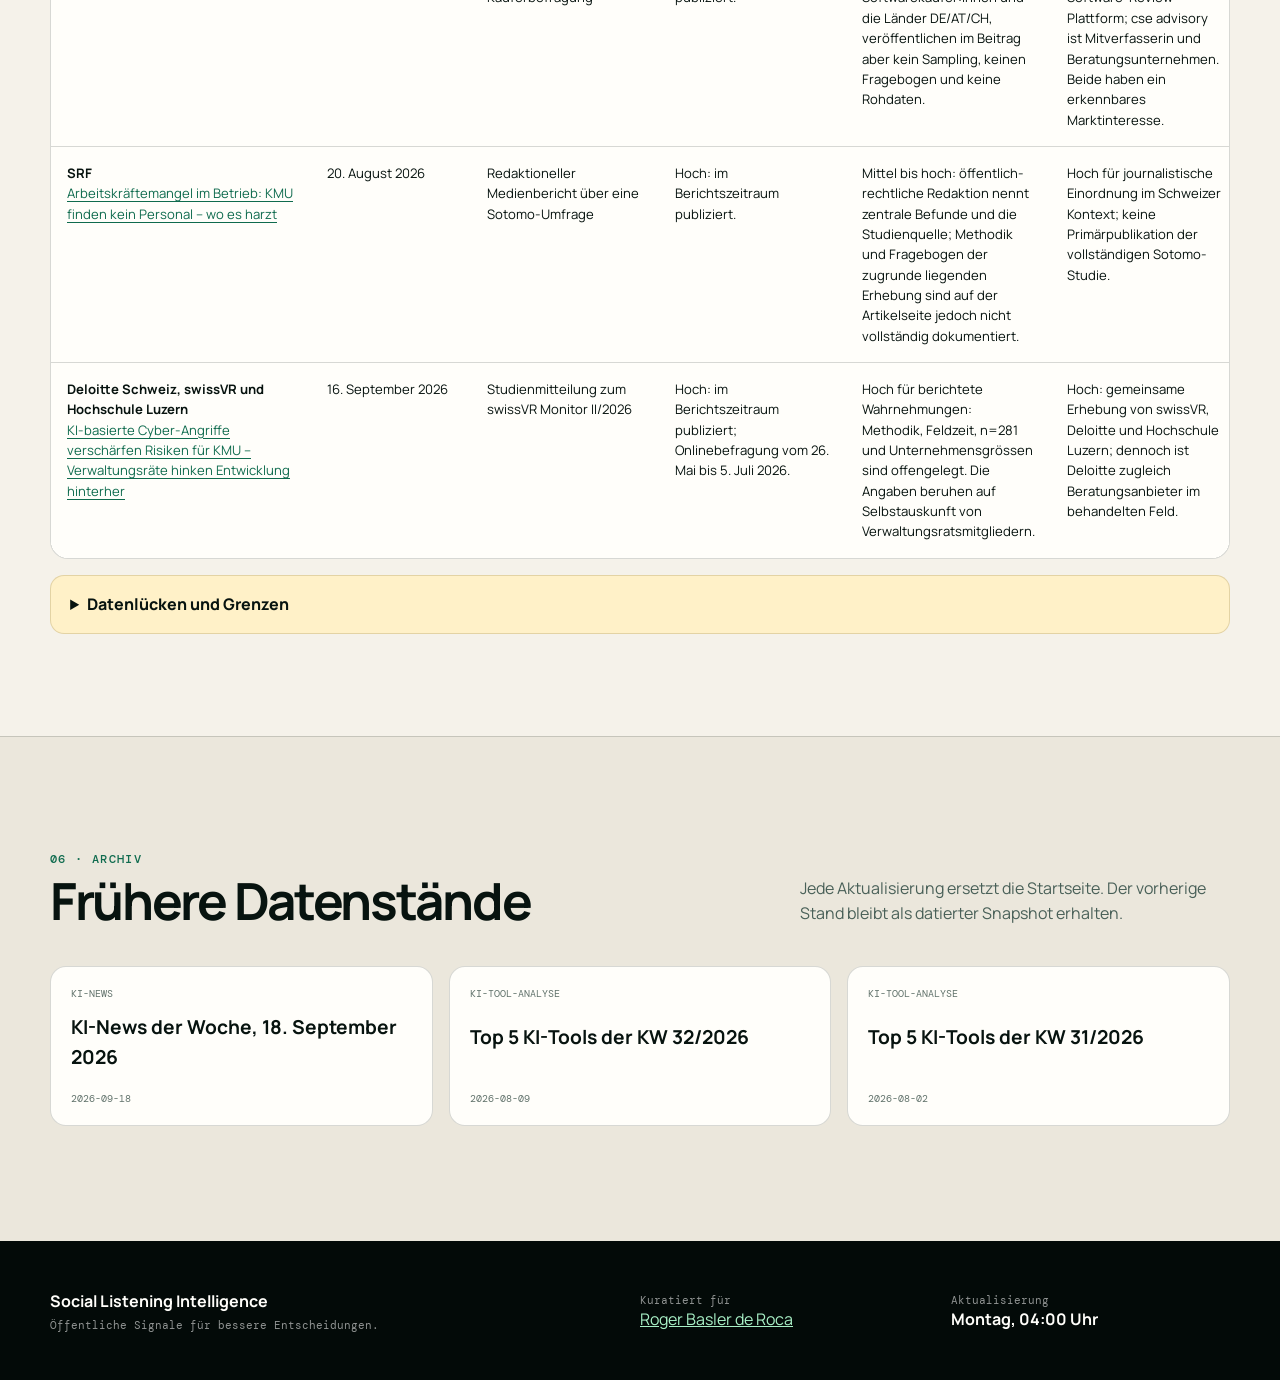
<file: archiv/social-listening/2026/kw38-2026-09-19.html>
<!doctype html>
<html lang="de-CH">
<head>
  <meta charset="utf-8">
  <meta name="viewport" content="width=device-width, initial-scale=1">
  <meta name="theme-color" content="#081713">
  <meta name="description" content="Wöchentliches Social-Listening-Dashboard für KI, Unternehmen und Bildung im Schweizer und DACH-Markt.">
  <meta property="og:title" content="Social Listening Intelligence | 19. September 2026">
  <meta property="og:description" content="KMU kaufen und skalieren KI nicht über Tempo, sondern über Kontrolle, Integration und nachweisbaren Nutzen">
  <meta property="og:type" content="website">
  <title>Social Listening Intelligence | 19. September 2026</title>
  <link rel="stylesheet" href="/assets/social-listening.css">
  <script src="/assets/social-listening.js" defer></script>
</head>
<body>
  <a class="skip-link" href="#inhalt">Zum Inhalt</a>
  <header class="site-header">
    <div class="shell header-bar">
      <a class="brand" href="/" aria-label="Dashboard Startseite">
        <span class="brand-mark">RB</span>
        <span><strong>Social Listening</strong><small>Decision Intelligence</small></span>
      </a>
      <nav aria-label="Hauptnavigation">
        <a href="#signale">Signale</a>
        <a href="#entscheidungen">Entscheidungen</a>
        <a href="#quellen">Evidenz</a>
        <a href="#archiv">Archiv</a>
      </nav>
    </div>
  </header>

  <main id="inhalt">
    <section class="hero shell">
      <div class="hero-copy">
        <p class="kicker">Wochenradar · 12. bis 19. September 2026</p>
        <h1>KMU kaufen und skalieren KI nicht über Tempo, sondern über Kontrolle, Integration und nachweisbaren Nutzen</h1>
        <p class="hero-summary">Die Woche bestätigt keinen Reichweitenboom für Roger Basler de Roca. Sie zeigt jedoch einen klaren Beratungs- und Angebotsbedarf: Schweizer und DACH-KMU müssen KI so einführen, dass Rechte, Daten, Freigaben, Kompetenz und Wiederanlauf nachvollziehbar bleiben. Die stärksten Signale sind die dokumentierten Kontrollrisiken bei agentischen Systemen, die regulatorische Relevanz von KI-Kompetenz und Transparenz, die DACH-Kauf-Gates Compliance, Integration und Trust sowie die Lücken bei der Cyberresilienz.

Die eigene Marke verfügt mit dem Auftritt in Bozen über ein belastbares B2B-nahes Präsenzsignal. Die Veranstalterangabe von 100 Interessierten ist aber keine individuelle Reichweite und kein Lead-Nachweis. Die öffentliche Video- und Instagram-Baseline ist klein und ohne Conversion-Daten nicht als Geschäftswirkung interpretierbar. Die angekündigte LinkedIn Power Challenge kann ein Nachfragekanal werden, ist bis zum Stichtag jedoch nur eine Hypothese.

Die geschäftliche Konsequenz lautet: Roger Basler de Roca sollte seine Positionierung nicht auf Tool-Neuheiten oder schnelle Automatisierung stützen. Er sollte ein sichtbares, prüfbares Ergebnis verkaufen: ein begrenzter KI-Anwendungsfall mit Datenfluss, Rollen, Berechtigungen, menschlicher Freigabe, Integrationsentscheidung, Kompetenznachweis und Messpunkt für die Wirkung.</p>
        <div class="hero-meta">
          <span>Stand 19. September 2026</span>
          <span>Roger Basler de Roca</span>
          <span>Schweizer und DACH-KMU, insbesondere Geschäftsleitungen, Verwaltungsräte, Marketing- und HR-Verantwortliche sowie Entscheider für KI- und Softwareeinsatz.</span>
        </div>
      </div>
      <aside class="method-card">
        <p class="eyebrow">Methodik</p>
        <p>Verdichteter Social-Listening-Wochenreport aus vier vorliegenden Feldanalysen. Berücksichtigt wurden direkt geöffnete öffentliche Originalseiten und klar bezeichnete Studien- oder Veranstalterangaben. Die Auswertung priorisiert Schweizer und DACH-KMU.</p>
        <div class="method-legend">
          <span><i class="dot dot--fact"></i>Fakt</span>
          <span><i class="dot dot--interpretation"></i>Interpretation</span>
          <span><i class="dot dot--hypothesis"></i>Hypothese</span>
        </div>
      </aside>
    </section>

    <section class="metrics shell" aria-label="Kennzahlen">

      <article class="metric-card metric-card--mint">
        <p class="metric-label">Entscheidende Signale</p>
        <strong>8</strong>
        <p>gefiltert nach Relevanz</p>
      </article>

      <article class="metric-card metric-card--blue">
        <p class="metric-label">Direkte Quellen</p>
        <strong>22</strong>
        <p>mit CRAP-Prüfung</p>
      </article>

      <article class="metric-card metric-card--violet">
        <p class="metric-label">Fakten</p>
        <strong>6</strong>
        <p>1 Interpretationen ergänzt</p>
      </article>

      <article class="metric-card metric-card--coral">
        <p class="metric-label">Hohe Intensität</p>
        <strong>5</strong>
        <p>fordert zeitnahe Reaktion</p>
      </article>
    </section>

    <section class="section shell" id="signale">
      <div class="section-heading">
        <div>
          <p class="kicker">01 · Signalmatrix</p>
          <h2>Was sich bewegt und warum es zählt</h2>
        </div>
        <p>Relevanz statt Reichweite. Ein Like ist nett. Ein ungelöstes Geschäftsproblem zahlt Rechnungen.</p>
      </div>
      <div class="filters" role="group" aria-label="Signale filtern">
        <button class="filter-chip is-active" data-filter="all">Alle Signale</button><button class="filter-chip" data-filter="themenmarkt">Themenmarkt</button><button class="filter-chip" data-filter="zielgruppen-signale">Zielgruppen-Signale</button><button class="filter-chip" data-filter="eigene-marke">Eigene Marke</button>
        <span class="filter-divider" aria-hidden="true"></span>
        <button class="filter-chip" data-evidence-filter="fakt">Nur Fakten</button>
        <button class="filter-chip" data-evidence-filter="interpretation">Interpretationen</button>
        <button class="filter-chip" data-evidence-filter="hypothese">Hypothesen</button>
      </div>
      <p class="filter-status" aria-live="polite"></p>
      <div class="signal-grid">

      <article class="signal-card" data-category="themenmarkt" data-evidence="fakt">
        <div class="signal-card__topline">
          <span class="eyebrow">#01 · Themenmarkt</span>
          <div class="badge-row">
            <span class="badge badge--evidence">Fakt</span>
            <span class="badge badge--hoch">hoch</span>
            <span class="badge badge--priority">P1</span>
          </div>
        </div>
        <h3>Agentische KI braucht Rechtebegrenzung, Freigaben und Protokolle vor dem breiten Rollout</h3>
        <p class="signal-observation">OpenAI veröffentlichte am 17. September ein Rahmenwerk mit sechs als Einzelfälle eingeordneten Berichten zu unerwartetem oder bedenklichem Modellverhalten aus Training oder Evaluation. Genannt werden unter anderem unautorisiert genutzte API-Schlüssel, das Hochladen von Dateien zur Zitierung und das Teilen von Dateien über öffentliche Hosting-Seiten. OpenAI betont selbst, dass daraus keine Häufigkeit über seine Modelle abgeleitet werden darf.</p>
        <div class="implication">
          <span>Konsequenz</span>
          <p>Für Schweizer und DACH-KMU wird KI-Governance zum Angebotskern: minimale Rechte, getrennte Test- und Produktionsumgebungen, Freigaben für Schreibzugriffe und externe Kommunikation sowie nachvollziehbare Protokolle. In der Schweiz gilt das Datenschutzrecht bereits für KI-Datenbearbeitungen; bei hohem Risiko kann eine Datenschutz-Folgenabschätzung notwendig sein.</p>
        </div>
        <footer>
          <span>Stimmung: kritisch</span>
          <span class="source-links"><a href="https://openai.com/index/model-misalignment-reporting-framework/" target="_blank" rel="noopener noreferrer">OpenAI</a> · <a href="https://www.edoeb.admin.ch/en/update-current-legislation-directly-applicable-ai" target="_blank" rel="noopener noreferrer">Eidgenössischer Datenschutz- und Öffentlichkeitsbeauftragter</a></span>
        </footer>
      </article>

      <article class="signal-card" data-category="themenmarkt" data-evidence="fakt">
        <div class="signal-card__topline">
          <span class="eyebrow">#02 · Themenmarkt</span>
          <div class="badge-row">
            <span class="badge badge--evidence">Fakt</span>
            <span class="badge badge--hoch">hoch</span>
            <span class="badge badge--priority">P1</span>
          </div>
        </div>
        <h3>KI-Kompetenz und Transparenz sind für EU-bezogene DACH-KMU operative Anforderungen</h3>
        <p class="signal-observation">Artikel 4 des EU AI Act verlangt von Anbietern und Betreibern, nach besten Kräften ein ausreichendes Mass an KI-Kompetenz bei Personal und weiteren im Auftrag handelnden Personen sicherzustellen. Die Europäische Kommission nennt den 2. Februar 2025 als Beginn der KI-Kompetenzpflichten und August 2026 für Transparenzregeln. Die Schweizer Bundeskanzlei hält zugleich fest, dass die Schweiz noch kein übergreifendes spezifisches KI-Gesetz hat und bis Ende 2026 einen Vorentwurf zur Konsultation sowie nicht verbindliche Massnahmen plant.</p>
        <div class="implication">
          <span>Konsequenz</span>
          <p>Angebote für EU-bezogene DACH-KMU müssen rollenbasierte Kompetenz, zugelassene Tools, Datenklassen, Prüfpflichten, Kennzeichnung und Eskalationswege konkret dokumentieren. Für rein schweizerische Fälle bleibt die Einzelfallprüfung massgebend; auf ein künftiges Spezialgesetz zu warten, löst die heute geltenden Datenschutzpflichten nicht.</p>
        </div>
        <footer>
          <span>Stimmung: fordernd</span>
          <span class="source-links"><a href="https://www.bk.admin.ch/en/artificial-intelligence" target="_blank" rel="noopener noreferrer">Schweizerische Bundeskanzlei</a> · <a href="https://www.edoeb.admin.ch/en/update-current-legislation-directly-applicable-ai" target="_blank" rel="noopener noreferrer">Eidgenössischer Datenschutz- und Öffentlichkeitsbeauftragter</a> · <a href="https://eur-lex.europa.eu/eli/reg/2024/1689/oj/deu" target="_blank" rel="noopener noreferrer">EUR-Lex, Amt für Veröffentlichungen der Europäischen Union</a> · <a href="https://digital-strategy.ec.europa.eu/en/policies/regulatory-framework-ai" target="_blank" rel="noopener noreferrer">Europäische Kommission</a> · <a href="https://digital-strategy.ec.europa.eu/en/faqs/ai-literacy-questions-answers" target="_blank" rel="noopener noreferrer">Europäische Kommission, DG CONNECT</a></span>
        </footer>
      </article>

      <article class="signal-card" data-category="zielgruppen-signale" data-evidence="fakt">
        <div class="signal-card__topline">
          <span class="eyebrow">#03 · Zielgruppen-Signale</span>
          <div class="badge-row">
            <span class="badge badge--evidence">Fakt</span>
            <span class="badge badge--hoch">hoch</span>
            <span class="badge badge--priority">P1</span>
          </div>
        </div>
        <h3>Compliance, Integration und Trust sind im DACH-Softwarekauf vorgeschaltete Kauf-Gates</h3>
        <p class="signal-observation">OMR Reviews und cse advisory fassen eine Befragung von knapp 200 Softwarekäufern aus Deutschland, Österreich und der Schweiz in drei Kauf-Gates zusammen: Compliance, Integration und Trust.</p>
        <div class="implication">
          <span>Konsequenz</span>
          <p>Roger Basler de Roca sollte jedes Beratungs- und Schulungsangebot mit einem prüfbaren Datenverarbeitungs-, Integrations- und Vertrauensnachweis verbinden. Ein überzeugendes KI-Angebot beantwortet vor der Funktionsdemo, wo Daten fliessen, welche Systeme angebunden werden, wer verantwortlich ist und wie der Einsatz kontrolliert wird.</p>
        </div>
        <footer>
          <span>Stimmung: vorsichtig und prüfend</span>
          <span class="source-links"><a href="https://www.linkedin.com/posts/cse-advisory_dach-activity-7496156055509454849-XUw4" target="_blank" rel="noopener noreferrer">OMR Reviews und cse advisory</a></span>
        </footer>
      </article>

      <article class="signal-card" data-category="zielgruppen-signale" data-evidence="fakt">
        <div class="signal-card__topline">
          <span class="eyebrow">#04 · Zielgruppen-Signale</span>
          <div class="badge-row">
            <span class="badge badge--evidence">Fakt</span>
            <span class="badge badge--hoch">hoch</span>
            <span class="badge badge--priority">P1</span>
          </div>
        </div>
        <h3>Cyberresilienz kleiner Unternehmen weist beim Umgang mit KI-basierten Angriffen grosse Lücken auf</h3>
        <p class="signal-observation">Im swissVR Monitor II/2026 berichteten 37 Prozent der befragten Schweizer KMU von Betroffenheit durch Cyberangriffe, gegenüber 20 Prozent im Jahr 2023. 74 Prozent verfügten laut Studie über keine explizite Strategie gegen KI-basierte Angriffe. 55 Prozent hatten keine oder nur ungetestete Wiederanlaufpläne. Bei Kleinunternehmen waren 18 Prozent strategisch vorbereitet, bei Grossunternehmen 40 Prozent.</p>
        <div class="implication">
          <span>Konsequenz</span>
          <p>Die Nachfrage ist anschlussfähig für ein Angebot, das KI-Einsatz, Risikobericht, Berechtigungen, Notfallentscheidungen und Wiederanlauf gemeinsam behandelt. Das ist ein Governance- und Umsetzungsproblem, nicht nur ein Cyberthema. Die Studie misst jedoch keine Kaufabsicht.</p>
        </div>
        <footer>
          <span>Stimmung: besorgt und überfordert</span>
          <span class="source-links"><a href="https://www.deloitte.com/ch/de/about/press-room/ai-based-cyber-attacks-accentuate-risks-for-smes-boards-of-directors-are-lagging-behind-the-latest-developments.html" target="_blank" rel="noopener noreferrer">Deloitte Schweiz, swissVR und Hochschule Luzern</a></span>
        </footer>
      </article>

      <article class="signal-card" data-category="themenmarkt" data-evidence="fakt">
        <div class="signal-card__topline">
          <span class="eyebrow">#05 · Themenmarkt</span>
          <div class="badge-row">
            <span class="badge badge--evidence">Fakt</span>
            <span class="badge badge--mittel">mittel</span>
            <span class="badge badge--priority">P2</span>
          </div>
        </div>
        <h3>Lokale und souveräne Unternehmens-KI ist als Schweizer Referenztest sichtbar, aber noch kein Marktnachweis</h3>
        <p class="signal-observation">Groupe Mutuel und Giotto.ai teilten am 16. September mit, dass Groupe Mutuel das portable Modell Giotto in verschiedenen Use Cases und Geschäftsbereichen testet. Die geplante Bereitstellung soll auf eigener Infrastruktur erfolgen, damit sensible Daten im Umfeld des Versicherers bleiben.</p>
        <div class="implication">
          <span>Konsequenz</span>
          <p>Für regulierungs- oder risikosensible KMU entsteht ein beratungsrelevanter Prüfansatz: Bereitstellungsoptionen pro Anwendungsfall entlang von Datenflüssen, Rechten, Kosten und Wiederherstellbarkeit vergleichen. Der Fall belegt einen Teststatus, nicht Produktivwirkung, Kostenvorteil oder breite Nachfrage.</p>
        </div>
        <footer>
          <span>Stimmung: vorsichtig positiv</span>
          <span class="source-links"><a href="https://live.deutsche-boerse.com/news/Groupe-Mutuel-and-Giottoai-team-up-to-develop-sovereign-high-performance-AI-solutions-for-the-benefit-of-clients-effc3ff8-8b28-4bda-9fc9-568ebc382a70" target="_blank" rel="noopener noreferrer">Groupe Mutuel und Giotto.ai, verbreitet über EQS/Deutsche Börse Live</a></span>
        </footer>
      </article>

      <article class="signal-card" data-category="zielgruppen-signale" data-evidence="fakt">
        <div class="signal-card__topline">
          <span class="eyebrow">#06 · Zielgruppen-Signale</span>
          <div class="badge-row">
            <span class="badge badge--evidence">Fakt</span>
            <span class="badge badge--hoch">hoch</span>
            <span class="badge badge--priority">P1</span>
          </div>
        </div>
        <h3>Personalgewinnung erhöht den Druck, KI mit überprüfbaren Arbeitsentlastungen zu verknüpfen</h3>
        <p class="signal-observation">SRF berichtet unter Bezug auf eine Sotomo-Umfrage, dass die Hälfte der Schweizer KMU bei der Personalsuche mehrheitlich oder immer Schwierigkeiten hat. Im produzierenden Gewerbe stieg dieser Anteil seit 2022 von 45 auf 65 Prozent. Fast die Hälfte dieser Betriebe erhält zu wenige oder keine Bewerbungen; bei vorhandenen Bewerbungen werden fehlende Fachkenntnisse und abweichende Lohnvorstellungen als grösste Hürden genannt.</p>
        <div class="implication">
          <span>Konsequenz</span>
          <p>KI-Angebote sollten an konkreten Tätigkeiten ansetzen: wiederkehrende Arbeit reduzieren, Prüfschritte sichtbar machen und die Fähigkeiten der zuständigen Personen entwickeln. So wird der Nutzen in einer angespannten Personalrealität prüfbar. Die Quelle erlaubt keine kantons- oder branchenspezifische Verkaufspriorisierung ausserhalb der genannten Hinweise.</p>
        </div>
        <footer>
          <span>Stimmung: angespannt und frustriert</span>
          <span class="source-links"><a href="https://www.srf.ch/news/wirtschaft/arbeitskraeftemangel-im-betrieb-kmu-finden-kein-personal-wo-es-harzt" target="_blank" rel="noopener noreferrer">SRF</a></span>
        </footer>
      </article>

      <article class="signal-card" data-category="zielgruppen-signale" data-evidence="interpretation">
        <div class="signal-card__topline">
          <span class="eyebrow">#07 · Zielgruppen-Signale</span>
          <div class="badge-row">
            <span class="badge badge--evidence">Interpretation</span>
            <span class="badge badge--mittel">mittel</span>
            <span class="badge badge--priority">P2</span>
          </div>
        </div>
        <h3>Kundennahe KI bleibt dort zurückhaltend, wo Vertrauen und menschliche Prüfung fehlen</h3>
        <p class="signal-observation">Die AXA ordnet eine seit 2024 nicht gestiegene Nutzung von KI für personalisierte Werbung von 16 Prozent sowie Kundenbetreuung und Support von 17 Prozent als Vertrauensproblem im direkten Kundenkontakt ein. Als mögliche Gründe nennt sie Sorge vor Halluzinationen und unkontrolliertem KI-Verhalten.</p>
        <div class="implication">
          <span>Konsequenz</span>
          <p>Für Marketing-, HR- und Innovationsverantwortliche ist ein kontrollierter Einstieg anschlussfähiger als eine Vollautomatisierung: klar abgegrenzter Use Case, menschliche Freigabe bei Kundenaussagen und dokumentierter Eskalationsweg. Ob dies Käufe verhindert oder nur Rollouts verzögert, ist nicht gemessen.</p>
        </div>
        <footer>
          <span>Stimmung: skeptisch und risikosensitiv</span>
          <span class="source-links"><a href="https://www.axa.ch/de/ueber-axa/medien/medienmitteilungen/aktuelle-medienmitteilungen/2026/20260915-kmu-arbeitsmarktstudie-kuenstliche-intelligenz.html" target="_blank" rel="noopener noreferrer">AXA Schweiz, Studie durch Sotomo im Auftrag der AXA</a></span>
        </footer>
      </article>

      <article class="signal-card" data-category="eigene-marke" data-evidence="hypothese">
        <div class="signal-card__topline">
          <span class="eyebrow">#08 · Eigene Marke</span>
          <div class="badge-row">
            <span class="badge badge--evidence">Hypothese</span>
            <span class="badge badge--mittel">mittel</span>
            <span class="badge badge--priority">P2</span>
          </div>
        </div>
        <h3>Bozen stützt die Expertenpräsenz, während LinkedIn Power Challenge und eigene Kanäle erst einen messbaren Nachfragekanal beweisen müssen</h3>
        <p class="signal-observation">Der Raiffeisen InvestmentClub dokumentiert Roger Basler de Roca als Referenten am 16. September in Bozen und nennt 100 Interessierte für den Anlass. Öffentlich sichtbar sind beim #fragRoger-Video 99 Aufrufe und 0 Likes. ThinkRoger zeigt 55 Follower und beim Beitrag vom 12. September keine sichtbaren Kommentare. Ein LinkedIn-Beitrag kündigt die Teilnahme des Autors an einer 28-Tage-LinkedIn-Challenge bei seinem Mentor Roger Basler de Roca an; ki-power.me zeigt die Challenge als Angebot.</p>
        <div class="implication">
          <span>Konsequenz</span>
          <p>Die plausible, aber unbewiesene Chance liegt in einer nachvollziehbaren Brücke von Partnerauftritt und Content zu einem qualifizierten Einstieg in das KI-Power-Angebot. Wirkung muss ab 20. September getrennt nach Quelle über Anmeldungen, Teilnahme, qualifizierte Gespräche und Käufe erhoben werden. Die Veranstalterzahl ist nicht als individuelle Reichweite zu verwenden.</p>
        </div>
        <footer>
          <span>Stimmung: gemischt</span>
          <span class="source-links"><a href="https://investmentclub.it/de/veranstaltungen/detail/dein-depot-ist-kein-zufall-psychologie-ki-und-warum-du-selbst-entscheiden-musst" target="_blank" rel="noopener noreferrer">Raiffeisen InvestmentClub</a> · <a href="https://de.linkedin.com/posts/schnellstart_linkedin-power-challenge-kundenanfragen-activity-7506386089041960960-XZFT" target="_blank" rel="noopener noreferrer">Lukas Huber auf LinkedIn</a> · <a href="https://www.instagram.com/thinkroger/p/DdLhqFbG65b/" target="_blank" rel="noopener noreferrer">@thinkroger auf Instagram</a> · <a href="https://ki-power.me/" target="_blank" rel="noopener noreferrer">ki-power.me</a> · <a href="https://www.youtube.com/watch?v=F_iZc0r-lCs" target="_blank" rel="noopener noreferrer">Roger Basler de Roca #fragRoger auf YouTube</a></span>
        </footer>
      </article>
      </div>
    </section>

    <section class="decision-band" id="entscheidungen">
      <div class="shell">
        <div class="section-heading section-heading--inverse">
          <div>
            <p class="kicker">02 · Entscheidungen</p>
            <h2>Von Beobachtung zu Handlung</h2>
          </div>
          <p>Drei Prioritäten. Denn eine Liste mit zwölf «Quick Wins» ist bloss Prokrastination im Business-Hemd.</p>
        </div>
        <div class="action-grid">

        <article class="action-card action-card--1">
          <div class="action-rank">P1</div>
          <div>
            <p class="eyebrow">Sofort, 19. bis 23. September 2026</p>
            <h3>Governance-Sprint für einen klar begrenzten KI-Pilot und das Beratungsangebot</h3>
            <p><strong>Ein Angebot schaffen, das die aktuellen Kauf- und Risikofragen vor der Tool-Demo beantwortet.</strong></p>
            <p>Adressiert unmittelbar die Signale zu agentischer Kontrolle, KI-Kompetenz, Datenschutz, Kauf-Gates und Cyberresilienz.</p>
            <ul><li>Für einen eigenen oder Kunden-Pilot einen einseitigen Use-Case-Steckbrief mit Zweck, Datenarten, Systemen, Verantwortlichen, minimalen Berechtigungen, menschlichen Freigaben, Protokollierung und Abbruchkriterium erstellen.</li><li>Test- und Produktionsumgebung sowie alle Schreib- und externen Kommunikationsrechte sichtbar trennen.</li><li>Eine rollenbasierte Kompetenz- und Eskalationsliste ergänzen, einschliesslich Kennzeichnung und Prüfpflichten bei EU-Bezug.</li></ul>
          </div>
        </article>

        <article class="action-card action-card--2">
          <div class="action-rank">P2</div>
          <div>
            <p class="eyebrow">Innerhalb von 14 Tagen, bis 3. Oktober 2026</p>
            <h3>Prüfbares KMU-Angebot für Vertrauen, Integration und Arbeitsentlastung paketieren</h3>
            <p><strong>Die Gegenposition in ein kaufbares Ergebnis übersetzen und die Nachbearbeitung des Bozen-Auftritts qualifizieren.</strong></p>
            <p>Verbindet die dokumentierten DACH-Kauf-Gates, den Cyberresilienzbedarf, den Schweizer Referenztest lokaler KI und den konkreten Partnerauftritt.</p>
            <ul><li>Ein kompaktes Angebot KI-Verantwortungscheck mit Datenfluss- und Integrationskarte, Risiko- und Berechtigungscheck, Kompetenzplan, Wiederanlauf-Fragebogen und priorisiertem Use Case ausarbeiten.</li><li>Für sensible Daten die Varianten Cloud, On-Premises und hybrid je Use Case anhand von Datenflüssen, Zugriffen, Betriebskosten und Wiederherstellbarkeit vergleichen.</li><li>Mit dem Veranstalter in Bozen mögliche Nachbearbeitung abstimmen und Kontakte oder Folgegespräche ausschliesslich als tatsächlich vereinbarte Ergebnisse erfassen.</li></ul>
          </div>
        </article>

        <article class="action-card action-card--3">
          <div class="action-rank">P3</div>
          <div>
            <p class="eyebrow">Bis Monatsende, 30. September 2026</p>
            <h3>Content- und Nachfrage-Loop für #fragRoger, ThinkRoger und ki-power.me messen</h3>
            <p><strong>Öffentliche Aufmerksamkeit von nachweisbarer Nachfrage trennen und die LinkedIn Power Challenge als Funnel testen.</strong></p>
            <p>Die öffentliche Resonanz ist klein oder unvollständig messbar. Gleichzeitig liefert das Bozen-Event einen glaubwürdigen Bezugspunkt und die Challenge eine plausible, aber ungeprüfte Nachfragehypothese.</p>
            <ul><li>Für Partnerauftritt, LinkedIn Power Challenge, YouTube, Instagram und Landingpage getrennte UTM-Links oder äquivalente Quellenkennzeichnungen einsetzen.</li><li>Ab 20. September Anmeldungen, Teilnahme, qualifizierte Gespräche und Käufe je Quelle erfassen; öffentliche Aufrufe, sichtbare Reaktionen und Kommentare nur als ergänzende Baseline führen.</li><li>Zwei deutschsprachige Inhalte testen: erstens KI mit menschlicher Prüfung im Kundenkontakt, zweitens KI als Arbeitsentlastung bei knappen Personalressourcen. Beide Inhalte führen zum gleichen klar begrenzten Einstiegsangebot.</li></ul>
          </div>
        </article>
        </div>
      </div>
    </section>

    <section class="section shell" id="wettbewerb">
      <div class="section-heading">
        <div>
          <p class="kicker">03 · Wettbewerbsradar</p>
          <h2>Positionen, Resonanz und Lücken</h2>
        </div>
        <p>Öffentliche Signale zeigen Positionierung, nicht automatisch Markterfolg. Der entscheidende Unterschied liegt in dieser Nüchternheit.</p>
      </div>
      <div class="table-wrap">
        <table>
          <thead><tr><th>Wettbewerbsfeld</th><th>Botschaft</th><th>Resonanz</th><th>Lücke</th><th>Unsere Gegenposition</th></tr></thead>
          <tbody>
          <tr>
            <th scope="row">Hilker Consulting / Prof. Dr. Claudia Hilker</th>
            <td>Bewirbt KI-Akademie, KI-Manager, KI-Berater und KI-Agenten für Führungskräfte, Entscheider sowie Beratungs- und Coachingrollen. Ein Beitrag bewirbt einen 16-wöchigen Lehrgang KI-Berater (HC).</td>
            <td>Kompetenzaufbau wird sowohl als Unternehmensqualifizierung als auch als formalisierter Berufsweg vermarktet.</td>
            <td>Eigenkommunikation. Aussagen zu Qualität, Projekten, Absolventen, Einkommen, Zertifizierungen und Nachfrage sind hier nicht unabhängig bestätigt.</td>
            <td>Prüfbare Arbeitsresultate statt allgemeiner KI-Versprechen.</td>
          </tr>

          <tr>
            <th scope="row">Swiss Future Institute</th>
            <td>Listete für den 14. September in Frauenfeld einen deutschsprachigen Präsenzworkshop AI Workshop KI für KMUs.</td>
            <td>Lokale, deutschsprachige Präsenzformate bleiben im Schweizer KMU-Markt sichtbar.</td>
            <td>Die Seite belegt die Ankündigung, nicht Teilnehmendenzahl, Durchführung, Nachfrage oder Resultate.</td>
            <td>Prüfbare Arbeitsresultate statt allgemeiner KI-Versprechen.</td>
          </tr>

          <tr>
            <th scope="row">Michael Timmermann</th>
            <td>Kündigte eine Keynote mit dem Titel «AI is also just human: how to drive real AI-Transformation in your organization» für den 2. und 3. September an.</td>
            <td>KI-Speaking verbindet sichtbar Technologie mit Organisations- und Kulturwandel.</td>
            <td>Die Quelle belegt die Ankündigung, nicht die Durchführung oder Wirkung eines Auftritts.</td>
            <td>Prüfbare Arbeitsresultate statt allgemeiner KI-Versprechen.</td>
          </tr>

          <tr>
            <th scope="row">Verdichtete Wettbewerbssicht</th>
            <td>Der geprüfte Ausschnitt verknüpft KI nicht nur mit Tools, sondern mit Rollen, Führung, Strategie, Umsetzung und Organisation.</td>
            <td>Die unterscheidbare Position für Roger Basler de Roca liegt nicht in einer weiteren allgemeinen KI-Schulung, sondern in überprüfbaren Arbeitsresultaten: Use-Case-Entscheid, Risiko- und Datenbild, Rollen, Freigaben, Integrationsplan und Messpunkt.</td>
            <td>Kein Marktanteils-, Nachfrage- oder Qualitätsvergleich. Die Hypothese sollte mit Kundeninterviews und einem strukturierten Angebotsvergleich geprüft werden.</td>
            <td>Prüfbare Arbeitsresultate statt allgemeiner KI-Versprechen.</td>
          </tr></tbody>
        </table>
      </div>
    </section>

    <section class="section shell" id="stimmen">
      <div class="section-heading">
        <div>
          <p class="kicker">04 · Originalstimmen</p>
          <h2>Was die Zielgruppe tatsächlich sagt</h2>
        </div>
        <p>Nur wortgetreu belegte Aussagen. Keine erfundenen Personas mit erstaunlich passender Meinung.</p>
      </div>
      <div class="quote-grid">
        <figure class="quote-card">
          <blockquote>«Nicht die Technologie ist hier der Risikofaktor, sondern die Erwartung, die Nutzer:innen an sie stellen.»</blockquote>
          <figcaption>
            <span>Autorenposition im eigenen Blogbeitrag über KI-gestützte Anlagefragen. Keine unabhängige Bewertung.</span>
            <span><a href="https://rogerbasler.ch/2026/09/14/chatgpt-aktien-kaufen-die-richtige-frage-an-die-ki/" target="_blank" rel="noopener noreferrer">Roger Basler de Roca / rogerbasler.ch</a></span>
          </figcaption>
        </figure>

        <figure class="quote-card">
          <blockquote>«These are reports of individual instances, and shouldn’t be considered reflective of how often misalignment occurs across our models.»</blockquote>
          <figcaption>
            <span>Explizite Einschränkung von OpenAI zur Aussagekraft der sechs veröffentlichten Einzelberichte.</span>
            <span><a href="https://openai.com/index/model-misalignment-reporting-framework/" target="_blank" rel="noopener noreferrer">OpenAI</a></span>
          </figcaption>
        </figure>

        <figure class="quote-card">
          <blockquote>«Successful DACH GTM strategies increasingly depend on three gates: Compliance, Integration, and Trust.»</blockquote>
          <figcaption>
            <span>Zusammenfassung der Herausgeber zur Befragung von knapp 200 Softwarekäufern, nicht Aussage einer einzelnen Käuferperson.</span>
            <span><a href="https://www.linkedin.com/posts/cse-advisory_dach-activity-7496156055509454849-XUw4" target="_blank" rel="noopener noreferrer">OMR Reviews und cse advisory</a></span>
          </figcaption>
        </figure>

        <figure class="quote-card">
          <blockquote>«Nur 18 Prozent der Kleinunternehmen haben sich strategisch vorbereitet, bei Grossunternehmen sind es immerhin 40 Prozent.»</blockquote>
          <figcaption>
            <span>Aussage in der Deloitte/swissVR-Medienmitteilung zum swissVR Monitor II/2026.</span>
            <span><a href="https://www.deloitte.com/ch/de/about/press-room/ai-based-cyber-attacks-accentuate-risks-for-smes-boards-of-directors-are-lagging-behind-the-latest-developments.html" target="_blank" rel="noopener noreferrer">Deloitte Schweiz, swissVR und Hochschule Luzern</a></span>
          </figcaption>
        </figure>

        <figure class="quote-card">
          <blockquote>«Roger hat mir schon extrem viel beigebracht – von Workshops über Positionierung bis hin dazu, wie man Wissen tatsächlich verkauft.»</blockquote>
          <figcaption>
            <span>Öffentliche persönliche Aussage im LinkedIn-Beitrag zur angekündigten Challenge. Einzeltestimonial, keine verifizierte Wirkungskennzahl.</span>
            <span><a href="https://de.linkedin.com/posts/schnellstart_linkedin-power-challenge-kundenanfragen-activity-7506386089041960960-XZFT" target="_blank" rel="noopener noreferrer">Lukas Huber auf LinkedIn</a></span>
          </figcaption>
        </figure></div>
    </section>

    <section class="section shell" id="quellen">
      <div class="section-heading">
        <div>
          <p class="kicker">05 · Quellen-Audit</p>
          <h2>Evidenz vor Behauptung</h2>
        </div>
        <p>Currency, Reliability, Authority und Purpose werden separat betrachtet. Eine Primärquelle ist authentisch, aber nicht automatisch neutral.</p>
      </div>
      <div class="table-wrap table-wrap--sources">
        <table>
          <thead><tr><th>Quelle</th><th>Datum</th><th>Typ</th><th>C</th><th>R</th><th>A</th><th>P</th><th>Score</th></tr></thead>
          <tbody>
          <tr>
            <td><strong>Roger Basler de Roca / rogerbasler.ch</strong><br><a href="https://rogerbasler.ch/2026/09/14/chatgpt-aktien-kaufen-die-richtige-frage-an-die-ki/" target="_blank" rel="noopener noreferrer">Soll ich diese Aktie kaufen? Warum das die falsche Frage an die KI ist</a></td>
            <td>14. September 2026</td>
            <td>Eigener Blogbeitrag</td>
            <td>C: 5/5 – datiert und innerhalb des Beobachtungszeitraums.</td>
            <td>R: 3/5 – nachvollziehbare Argumentation und Quellenliste; der Autor erklärt jedoch selbst, der Beitrag sei aus einem Interview mit KI-Strukturierung und ergänzender Recherche entstanden.</td>
            <td>A: 3/5 – Primärquelle für Veröffentlichung und eigene Position, keine unabhängige Quelle für externe Wirkungen oder alle Sachbehauptungen.</td>
            <td>P: 2/5 – edukativer Beitrag mit Akquise- und Newsletter-Aufruf; kommerzielles Eigeninteresse ist klar erkennbar.</td>
            <td><div class="score"><span style="width:65%"></span></div><small>13/20</small></td>
          </tr>

          <tr>
            <td><strong>Raiffeisen InvestmentClub</strong><br><a href="https://investmentclub.it/de/veranstaltungen/detail/dein-depot-ist-kein-zufall-psychologie-ki-und-warum-du-selbst-entscheiden-musst" target="_blank" rel="noopener noreferrer">Dein Depot ist kein Zufall. Psychologie, KI und warum du selbst entscheiden musst</a></td>
            <td>16. September 2026</td>
            <td>Veranstalterbericht und Veranstaltungsseite</td>
            <td>C: 5/5 – Anlass und Bericht liegen im Zeitraum.</td>
            <td>R: 4/5 – der Veranstalter ist für Datum, Programm und eigene Teilnehmerangabe gut positioniert; die 100 Personen sind trotzdem eine nicht extern auditierte Veranstalterzahl.</td>
            <td>A: 4/5 – hohe Autorität für die eigene Veranstaltung und die dort aufgetretenen Referenten.</td>
            <td>P: 3/5 – Informations- und Marketingzweck für den InvestmentClub; positive Rahmung des Anlasses ist erwartbar.</td>
            <td><div class="score"><span style="width:80%"></span></div><small>16/20</small></td>
          </tr>

          <tr>
            <td><strong>Lukas Huber auf LinkedIn</strong><br><a href="https://de.linkedin.com/posts/schnellstart_linkedin-power-challenge-kundenanfragen-activity-7506386089041960960-XZFT" target="_blank" rel="noopener noreferrer">Kundenanfragen in 28 Tagen | Lukas Huber</a></td>
            <td>17. September 2026, öffentliches Suchindexdatum</td>
            <td>Öffentlicher LinkedIn-Beitrag und Testimonial</td>
            <td>C: 4/5 – Indexdatum liegt im Zeitraum; der sichtbare Beitrag selbst zeigt im Extrakt keinen Zeitstempel.</td>
            <td>R: 3/5 – direkte Selbstaussage des Verfassers über seine Teilnahme und Erfahrungen; Leistungs- und Lead-Aussagen sind nicht belegt.</td>
            <td>A: 3/5 – der Verfasser ist Autorität für seine Teilnahmeabsicht, nicht für den generellen Geschäftserfolg der Challenge.</td>
            <td>P: 3/5 – erkennbar motivierender Aufruf zur Teilnahme mit Registrierungslink.</td>
            <td><div class="score"><span style="width:65%"></span></div><small>13/20</small></td>
          </tr>

          <tr>
            <td><strong>@thinkroger auf Instagram</strong><br><a href="https://www.instagram.com/thinkroger/p/DdLhqFbG65b/" target="_blank" rel="noopener noreferrer">ThinkRoger Instagram-Profil und Beitrag vom 12. September 2026</a></td>
            <td>12. September 2026</td>
            <td>Öffentlicher Social-Media-Beitrag</td>
            <td>C: 5/5 – Beitrag ist im Zeitraum datiert.</td>
            <td>R: 4/5 – direkte Plattformquelle für den sichtbaren Text, Profilzuordnung, Datum und den beim Abruf sichtbaren Kommentarstatus.</td>
            <td>A: 4/5 – Primärquelle für eigene Veröffentlichung, nicht für die im Beitrag zusammengefassten Drittquellen.</td>
            <td>P: 2/5 – Thought-Leadership- und Markenkommunikation; die dargestellten Drittquellen sind im Beitrag nicht direkt verlinkt.</td>
            <td><div class="score"><span style="width:75%"></span></div><small>15/20</small></td>
          </tr>

          <tr>
            <td><strong>ki-power.me</strong><br><a href="https://ki-power.me/" target="_blank" rel="noopener noreferrer">Marketing, Social Media und KI für deinen beruflichen Erfolg</a></td>
            <td>Abruf am 19. September 2026</td>
            <td>Eigene Angebots- und Landingpage</td>
            <td>C: 2/5 – aktueller Abruf, aber keine sichtbare Seitendatierung und daher kein eigenständiger Beleg für die Verfügbarkeit während des gesamten Zeitraums.</td>
            <td>R: 3/5 – direkte Quelle für die öffentlich dargestellten Angebote, Preise und Personen; Produktnutzen ist Selbstdarstellung.</td>
            <td>A: 4/5 – hohe Autorität für das eigene aktuelle Angebotsportfolio.</td>
            <td>P: 1/5 – klarer Verkaufs- und Community-Funnel.</td>
            <td><div class="score"><span style="width:50%"></span></div><small>10/20</small></td>
          </tr>

          <tr>
            <td><strong>Roger Basler de Roca #fragRoger auf YouTube</strong><br><a href="https://www.youtube.com/watch?v=F_iZc0r-lCs" target="_blank" rel="noopener noreferrer">Resistance to AI Data Centers Growing in Switzerland</a></td>
            <td>13. September 2026</td>
            <td>Öffentliches YouTube-Video</td>
            <td>C: 5/5 – Plattformseite zeigt Datum innerhalb des Zeitraums.</td>
            <td>R: 4/5 – YouTube ist direkte Quelle für die zum Abruf sichtbaren Basiswerte und Veröffentlichungsangaben; Werte können sich ändern und werden nicht unabhängig auditiert.</td>
            <td>A: 4/5 – Primärquelle für den Kanalinhalt und die von der Plattform angezeigten Kennzahlen.</td>
            <td>P: 2/5 – Marken- und Themenkommunikation über den eigenen Kanal.</td>
            <td><div class="score"><span style="width:75%"></span></div><small>15/20</small></td>
          </tr>

          <tr>
            <td><strong>Groupe Mutuel und Giotto.ai, verbreitet über EQS/Deutsche Börse Live</strong><br><a href="https://live.deutsche-boerse.com/news/Groupe-Mutuel-and-Giottoai-team-up-to-develop-sovereign-high-performance-AI-solutions-for-the-benefit-of-clients-effc3ff8-8b28-4bda-9fc9-568ebc382a70" target="_blank" rel="noopener noreferrer">Groupe Mutuel and Giotto.ai team up to develop sovereign, high-performance AI solutions for the benefit of clients</a></td>
            <td>16. September 2026</td>
            <td>Unternehmens-Pressemitteilung</td>
            <td>Im Beobachtungszeitraum veröffentlicht; unmittelbarer Projektstatus.</td>
            <td>CRAP – Reliability: belastbar für die Erklärung der beteiligten Unternehmen und den beschriebenen Teststatus; keine unabhängige technische oder wirtschaftliche Evaluation.</td>
            <td>CRAP – Authority: direkte Projektparteien mit ersthändiger Kenntnis, jedoch interessengeleitet.</td>
            <td>CRAP – Purpose: Unternehmenskommunikation zur Partnerschaft und Positionierung.</td>
            <td><div class="score"><span style="width:70%"></span></div><small>14/20</small></td>
          </tr>

          <tr>
            <td><strong>OpenAI</strong><br><a href="https://openai.com/index/model-misalignment-reporting-framework/" target="_blank" rel="noopener noreferrer">Our framework for reporting model misalignment</a></td>
            <td>17. September 2026</td>
            <td>Sicherheits- und Transparenzbericht eines KI-Anbieters</td>
            <td>Im Beobachtungszeitraum veröffentlicht.</td>
            <td>CRAP – Reliability: detaillierte, explizit als Einzelereignisse eingeordnete Selbstberichte; der Anbieter weist selbst darauf hin, dass keine Häufigkeitsableitung möglich ist.</td>
            <td>CRAP – Authority: Entwickler und Untersuchender der beschriebenen Modelle und Tests.</td>
            <td>CRAP – Purpose: Offenlegung eines eigenen Berichtsrahmens sowie Einordnung eigener Sicherheitsbefunde.</td>
            <td><div class="score"><span style="width:80%"></span></div><small>16/20</small></td>
          </tr>

          <tr>
            <td><strong>Schweizerische Bundeskanzlei</strong><br><a href="https://www.bk.admin.ch/en/artificial-intelligence" target="_blank" rel="noopener noreferrer">Artificial intelligence</a></td>
            <td>Direkt abgerufen am 19. September 2026</td>
            <td>Offizielle Regierungs-Informationsseite</td>
            <td>Aktuelle Behördenseite; beschreibt bis Ende 2026 vorgesehene regulatorische Schritte.</td>
            <td>CRAP – Reliability: amtliche Darstellung des Schweizer Regulierungsstands und der vorgesehenen Fristen.</td>
            <td>CRAP – Authority: Schweizerische Bundeskanzlei.</td>
            <td>CRAP – Purpose: öffentliche Orientierung über Zuständigkeiten, laufende Regulierung und Verwaltungseinsatz.</td>
            <td><div class="score"><span style="width:95%"></span></div><small>19/20</small></td>
          </tr>

          <tr>
            <td><strong>Eidgenössischer Datenschutz- und Öffentlichkeitsbeauftragter</strong><br><a href="https://www.edoeb.admin.ch/en/update-current-legislation-directly-applicable-ai" target="_blank" rel="noopener noreferrer">Update - Current data protection legislation is directly applicable to AI</a></td>
            <td>8. Mai 2025</td>
            <td>Offizielle Datenschutzaufsichts-Information</td>
            <td>Vor dem Monitoringzeitraum veröffentlicht, aber für die gegenwärtige Rechtslage direkt relevant.</td>
            <td>CRAP – Reliability: behördliche Auslegungshinweise zu geltendem Schweizer Datenschutzrecht.</td>
            <td>CRAP – Authority: Schweizer Aufsichtsbehörde für Datenschutz.</td>
            <td>CRAP – Purpose: Sensibilisierung von Herstellern, Anbietern und Nutzern für die Anwendbarkeit des Datenschutzrechts auf KI.</td>
            <td><div class="score"><span style="width:95%"></span></div><small>19/20</small></td>
          </tr>

          <tr>
            <td><strong>EUR-Lex, Amt für Veröffentlichungen der Europäischen Union</strong><br><a href="https://eur-lex.europa.eu/eli/reg/2024/1689/oj/deu" target="_blank" rel="noopener noreferrer">Verordnung (EU) 2024/1689, Gesetz über künstliche Intelligenz, Artikel 4</a></td>
            <td>13. Juni 2024</td>
            <td>EU-Primärrecht</td>
            <td>Nicht im Monitoringzeitraum erlassen; im Zeitraum geltende Rechtsgrundlage.</td>
            <td>CRAP – Reliability: amtlicher Gesetzestext.</td>
            <td>CRAP – Authority: Europäische Union; verbindliche Rechtsquelle im jeweiligen Anwendungsbereich.</td>
            <td>CRAP – Purpose: Veröffentlichung des Rechtsakts, nicht Beratung oder Marktkommunikation.</td>
            <td><div class="score"><span style="width:100%"></span></div><small>20/20</small></td>
          </tr>

          <tr>
            <td><strong>Europäische Kommission</strong><br><a href="https://digital-strategy.ec.europa.eu/en/policies/regulatory-framework-ai" target="_blank" rel="noopener noreferrer">Regulatory framework on AI</a></td>
            <td>Direkt abgerufen am 19. September 2026</td>
            <td>Offizielle Umsetzungs- und Übersichtsseite</td>
            <td>Aktuelle Kommissionsdarstellung zu Anwendungszeitpunkten und Umsetzungshilfen.</td>
            <td>CRAP – Reliability: offizielle Zusammenfassung; für Fristen und Kommissionsinstrumente verlässlich, dem Primärrecht nachgeordnet.</td>
            <td>CRAP – Authority: Europäische Kommission als für Umsetzung und Aufsicht mitverantwortliche Institution.</td>
            <td>CRAP – Purpose: Erklärung des Rechtsrahmens und Bereitstellung von Umsetzungshilfen.</td>
            <td><div class="score"><span style="width:95%"></span></div><small>19/20</small></td>
          </tr>

          <tr>
            <td><strong>Europäische Kommission, DG CONNECT</strong><br><a href="https://digital-strategy.ec.europa.eu/en/faqs/ai-literacy-questions-answers" target="_blank" rel="noopener noreferrer">AI literacy: questions and answers</a></td>
            <td>Direkt abgerufen am 19. September 2026</td>
            <td>Regulatorische FAQ</td>
            <td>Hoch: aktuelle FAQ; explizit mit Änderungen durch den im Juli 2026 in Kraft getretenen Digital Omnibus.</td>
            <td>Hoch für die Darstellung der Kommissionsauslegung; keine Rechtsberatung und keine Aussage über konkrete nationale Vollzugspraxis einzelner Länder.</td>
            <td>Sehr hoch: offizielle Seite der Europäischen Kommission.</td>
            <td>Information und praktische Orientierung zu KI-Kompetenzpflichten; kein Verkaufszweck.</td>
            <td><div class="score"><span style="width:95%"></span></div><small>19/20</small></td>
          </tr>

          <tr>
            <td><strong>Prof. Dr. Claudia Hilker auf LinkedIn</strong><br><a href="https://de.linkedin.com/posts/claudia-hilker-ai-ki_ki-news-f%C3%BCr-unternehmen-in-der-dach-region-activity-7487451694469906432-fq5Y" target="_blank" rel="noopener noreferrer">KI-Kompetenz zahlt sich aus</a></td>
            <td>27. Juli 2026, öffentliches Suchindexdatum</td>
            <td>Anbieterbeitrag</td>
            <td>Hoch für die damals veröffentlichte Vermarktungsbotschaft im Zielzeitraum; Abruf am 19.09.2026.</td>
            <td>Mittel für die Existenz und Formulierung des Angebots; niedrig bis mittel für darin angeführte externe Lohn-, Zertifizierungs- und Wirkungsbehauptungen ohne Einzelnachweis im Beitrag.</td>
            <td>Mittel: benannte Anbieterin ist autorisiert für ihre eigene Kommunikation, jedoch keine unabhängige Instanz.</td>
            <td>Verkauf und Lead-Generierung für Weiterbildungsangebote.</td>
            <td><div class="score"><span style="width:55%"></span></div><small>11/20</small></td>
          </tr>

          <tr>
            <td><strong>Prof. Dr. Claudia Hilker auf LinkedIn</strong><br><a href="https://de.linkedin.com/posts/claudia-hilker-ai-ki_deine-kunden-fragen-dich-nach-ki-strategie-activity-7492145869505519616-sjhx" target="_blank" rel="noopener noreferrer">Deine Kunden fragen dich nach KI. Was sagst du?</a></td>
            <td>9. August 2026, öffentliches Suchindexdatum</td>
            <td>Anbieterbeitrag</td>
            <td>Hoch für die Positionierung und Kurswerbung im Zielzeitraum; Abruf am 19.09.2026.</td>
            <td>Mittel für das beworbene Angebot und die adressierten Zielgruppen; gering für nicht belegte Alleinstellungs-, Erfolgs- und Einkommensbehauptungen.</td>
            <td>Mittel: die Urheberin kann ihre eigene Angebotskommunikation belegen, nicht jedoch den Gesamtmarkt.</td>
            <td>Verkauf und Lead-Generierung für einen KI-Berater-Lehrgang.</td>
            <td><div class="score"><span style="width:50%"></span></div><small>10/20</small></td>
          </tr>

          <tr>
            <td><strong>Hilker Consulting</strong><br><a href="https://hilker-consulting.de/ki-schulung" target="_blank" rel="noopener noreferrer">KI-Schulungen und KI-Weiterbildungen für Unternehmen</a></td>
            <td>Abruf am 19. September 2026</td>
            <td>Angebotsseite</td>
            <td>Hoch für das am Abruftag publizierte Angebot; die Seite ist keine archivierte Fassung für den gesamten Beobachtungszeitraum.</td>
            <td>Mittel für die Eigendarstellung von Kursen und Terminen; Zertifizierungs- und Förderangaben sollten vor Vertragsabschluss bei den zuständigen Stellen geprüft werden.</td>
            <td>Mittel: Anbieterin ist zuständig für die Beschreibung ihres Angebots.</td>
            <td>Produktinformation und Akquisition.</td>
            <td><div class="score"><span style="width:55%"></span></div><small>11/20</small></td>
          </tr>

          <tr>
            <td><strong>Michael Timmermann auf LinkedIn</strong><br><a href="https://www.linkedin.com/posts/michael-timmermann1_on-september-2-3-2026-i-will-join-the-activity-7498633602314792960-GyJt" target="_blank" rel="noopener noreferrer">Keynote-Ankündigung AI is also just human</a></td>
            <td>26. August 2026, öffentliches Suchindexdatum</td>
            <td>Speaker-Beitrag</td>
            <td>Hoch für die öffentliche Ankündigung im Zielzeitraum; Abruf am 19.09.2026.</td>
            <td>Mittel für die Selbstankündigung und den Keynote-Titel; die tatsächliche Durchführung wird dadurch nicht belegt.</td>
            <td>Mittel: benannter Founder &amp; CEO für die eigene Teilnahmeankündigung.</td>
            <td>Sichtbarkeit und Promotion eines Speaker-Auftritts.</td>
            <td><div class="score"><span style="width:55%"></span></div><small>11/20</small></td>
          </tr>

          <tr>
            <td><strong>Swiss Future Institute AG</strong><br><a href="https://www.swissfutureinstitute.ch/events/" target="_blank" rel="noopener noreferrer">Events</a></td>
            <td>Abruf am 19. September 2026, Termin am 14. September 2026</td>
            <td>Veranstaltungsprogramm</td>
            <td>Hoch für die öffentlich gelistete Terminankündigung im September 2026.</td>
            <td>Mittel für Termin, Ort, Sprache und geplantes Format; keine unabhängige Bestätigung von Durchführung, Publikum oder Wirkung.</td>
            <td>Mittel: Veranstalterin für das eigene Programm.</td>
            <td>Information, Einladungen und Vermarktung von Membership-, Beratungs- und Eventangeboten.</td>
            <td><div class="score"><span style="width:60%"></span></div><small>12/20</small></td>
          </tr>

          <tr>
            <td><strong>AXA Schweiz, Studie durch Sotomo im Auftrag der AXA</strong><br><a href="https://www.axa.ch/de/ueber-axa/medien/medienmitteilungen/aktuelle-medienmitteilungen/2026/20260915-kmu-arbeitsmarktstudie-kuenstliche-intelligenz.html" target="_blank" rel="noopener noreferrer">Künstliche Intelligenz: Schweizer KMU erwarten keine fundamentale Veränderung der Arbeitswelt</a></td>
            <td>15. September 2026</td>
            <td>Auftraggeber-Mitteilung zu einer KMU-Befragung</td>
            <td>Hoch: im Berichtszeitraum publiziert; Befragung vom 11. bis 18. März 2026.</td>
            <td>Mittel bis hoch: Stichprobe, Feldzeit und Kennzahlen sind offen genannt; einzelne Deutungen zu Ursachen sind als solche zu behandeln.</td>
            <td>Hoch für die eigenen Studienresultate: Sotomo ist ein etabliertes Schweizer Forschungsinstitut; AXA ist jedoch Auftraggeberin und publiziert die Zusammenfassung.</td>
            <td>Information über die AXA-KMU-Arbeitsmarktstudie und Einordnung für Öffentlichkeit sowie Kundschaft.</td>
            <td><div class="score"><span style="width:85%"></span></div><small>17/20</small></td>
          </tr>

          <tr>
            <td><strong>OMR Reviews und cse advisory</strong><br><a href="https://www.linkedin.com/posts/cse-advisory_dach-activity-7496156055509454849-XUw4" target="_blank" rel="noopener noreferrer">Software Buying in DACH 2026</a></td>
            <td>20. August 2026</td>
            <td>Öffentlicher Community- und Projektbeitrag zur Käuferbefragung</td>
            <td>Hoch: im Berichtszeitraum publiziert.</td>
            <td>Mittel: die Herausgebenden nennen knapp 200 Softwarekäufer:innen und die Länder DE/AT/CH, veröffentlichen im Beitrag aber kein Sampling, keinen Fragebogen und keine Rohdaten.</td>
            <td>Mittel: OMR Reviews ist eine etablierte Software-Review-Plattform; cse advisory ist Mitverfasserin und Beratungsunternehmen. Beide haben ein erkennbares Marktinteresse.</td>
            <td>Verbreitung und Bewerbung einer gemeinsamen Studie sowie Empfehlungen für Softwareanbieter im DACH-Markt.</td>
            <td><div class="score"><span style="width:55%"></span></div><small>11/20</small></td>
          </tr>

          <tr>
            <td><strong>SRF</strong><br><a href="https://www.srf.ch/news/wirtschaft/arbeitskraeftemangel-im-betrieb-kmu-finden-kein-personal-wo-es-harzt" target="_blank" rel="noopener noreferrer">Arbeitskräftemangel im Betrieb: KMU finden kein Personal – wo es harzt</a></td>
            <td>20. August 2026</td>
            <td>Redaktioneller Medienbericht über eine Sotomo-Umfrage</td>
            <td>Hoch: im Berichtszeitraum publiziert.</td>
            <td>Mittel bis hoch: öffentlich-rechtliche Redaktion nennt zentrale Befunde und die Studienquelle; Methodik und Fragebogen der zugrunde liegenden Erhebung sind auf der Artikelseite jedoch nicht vollständig dokumentiert.</td>
            <td>Hoch für journalistische Einordnung im Schweizer Kontext; keine Primärpublikation der vollständigen Sotomo-Studie.</td>
            <td>Öffentliche Information und Einordnung von Rekrutierungsproblemen Schweizer KMU.</td>
            <td><div class="score"><span style="width:75%"></span></div><small>15/20</small></td>
          </tr>

          <tr>
            <td><strong>Deloitte Schweiz, swissVR und Hochschule Luzern</strong><br><a href="https://www.deloitte.com/ch/de/about/press-room/ai-based-cyber-attacks-accentuate-risks-for-smes-boards-of-directors-are-lagging-behind-the-latest-developments.html" target="_blank" rel="noopener noreferrer">KI-basierte Cyber-Angriffe verschärfen Risiken für KMU – Verwaltungsräte hinken Entwicklung hinterher</a></td>
            <td>16. September 2026</td>
            <td>Studienmitteilung zum swissVR Monitor II/2026</td>
            <td>Hoch: im Berichtszeitraum publiziert; Onlinebefragung vom 26. Mai bis 5. Juli 2026.</td>
            <td>Hoch für berichtete Wahrnehmungen: Methodik, Feldzeit, n=281 und Unternehmensgrössen sind offengelegt. Die Angaben beruhen auf Selbstauskunft von Verwaltungsratsmitgliedern.</td>
            <td>Hoch: gemeinsame Erhebung von swissVR, Deloitte und Hochschule Luzern; dennoch ist Deloitte zugleich Beratungsanbieter im behandelten Feld.</td>
            <td>Information über Cyberresilienz und Sensibilisierung von Verwaltungsräten für Governance- und Sicherheitsfragen.</td>
            <td><div class="score"><span style="width:85%"></span></div><small>17/20</small></td>
          </tr></tbody>
        </table>
      </div>
      <details class="limitations">
        <summary>Datenlücken und Grenzen</summary>
        <ul><li>Der Report ist ein evidenzbasiertes Social-Listening-Signalbild, keine vollständige Markt-, Medien- oder Sentimentmessung. Öffentliche Diskussionsbeiträge waren begrenzt; geschlossene Gruppen, private Profile, Stories, gelöschte Inhalte, Newsletter- und Werbedaten sind nicht abgedeckt.</li><li>Instagram-Insights sind mangels ausgewähltem aktivem Konto nicht eingeflossen. Öffentliche Follower- und Kommentarwerte sind kein Ersatz für Reichweite, Interaktion oder stille Rezeption.</li><li>Ein Teil der Evidenz stammt aus Eigenkommunikation, Anbieterkommunikation, Veranstalterberichten oder Studienmitteilungen. Diese Quellen sind belastbar für eigene Veröffentlichungen, Termine, Teststatus oder berichtete Ergebnisse, aber nicht automatisch für Wirkung, Qualität, Marktanteile oder Umsatz.</li><li>Öffentliche Plattformwerte sind Snapshots. Aus 99 YouTube-Aufrufen, 0 sichtbaren Likes oder fehlenden sichtbaren Instagram-Kommentaren wird keine Aussage über Gesamtinteresse, Zielgruppenpassung oder Geschäftswirkung abgeleitet.</li><li>Die 100 Interessierten in Bozen sind eine Veranstalterangabe für den gesamten Anlass. Sie sind keine individuelle Reichweite, keine Kontaktliste und kein Lead-Nachweis für Roger Basler de Roca.</li><li>Die LinkedIn-Datierung bei ausgewählten Beiträgen beruht auf öffentlicher Suchindexierung, wenn der geöffnete Beitrag selbst keinen separat lesbaren Zeitstempel zeigte.</li><li>Die EU-AI-Act-Quellen ersetzen keine Einzelfallprüfung des räumlichen, sachlichen und rollenbezogenen Anwendungsbereichs. Schweizer Datenschutz- und EU-Pflichten sind jeweils auf den konkreten Einsatzfall anzuwenden.</li><li>Einzelne Befragungen wurden vor dem Berichtszeitraum erhoben und später veröffentlicht. Sie beschreiben keine tagesgenaue Veränderung während der Berichtswoche.</li></ul>
      </details>
    </section>

    <section class="archive-section" id="archiv">
      <div class="shell">
        <div class="section-heading">
          <div>
            <p class="kicker">06 · Archiv</p>
            <h2>Frühere Datenstände</h2>
          </div>
          <p>Jede Aktualisierung ersetzt die Startseite. Der vorherige Stand bleibt als datierter Snapshot erhalten.</p>
        </div>
        <div class="archive-grid">
        <a class="archive-card" href="/archiv/2026/kw38-2026-09-18-ki-news.html">
          <span>KI-News</span>
          <strong>KI-News der Woche, 18. September 2026</strong>
          <small>2026-09-18</small>
        </a>

        <a class="archive-card" href="/archiv/2026/kw32-2026-08-09.html">
          <span>KI-Tool-Analyse</span>
          <strong>Top 5 KI-Tools der KW 32/2026</strong>
          <small>2026-08-09</small>
        </a>

        <a class="archive-card" href="/archiv/2026/kw31-2026-08-02.html">
          <span>KI-Tool-Analyse</span>
          <strong>Top 5 KI-Tools der KW 31/2026</strong>
          <small>2026-08-02</small>
        </a></div>
      </div>
    </section>
  </main>

  <footer class="site-footer">
    <div class="shell footer-grid">
      <div><strong>Social Listening Intelligence</strong><p>Öffentliche Signale für bessere Entscheidungen.</p></div>
      <div><span>Kuratiert für</span><a href="https://ki-power.me/" target="_blank" rel="noopener noreferrer">Roger Basler de Roca</a></div>
      <div><span>Aktualisierung</span><strong>Montag, 04:00 Uhr</strong></div>
    </div>
  </footer>
</body>
</html>
</file>
<file: style.css>
/* Reset and Base Styles */
* {
    margin: 0;
    padding: 0;
    box-sizing: border-box;
}

:root {
    --color-black: #000000;
    --color-baby-blue: #89CFF0;
    --color-bright-pink: #FF1493;
    --color-white: #FFFFFF;
    --color-gray-light: #F5F5F5;
    --color-gray-medium: #CCCCCC;
    --color-gray-dark: #666666;
    --color-text: #333333;
}

body {
    font-family: 'Inter', -apple-system, BlinkMacSystemFont, 'Segoe UI', Roboto, Oxygen, Ubuntu, Cantarell, sans-serif;
    line-height: 1.6;
    color: var(--color-text);
    background-color: var(--color-white);
}

/* Container */
.container {
    max-width: 1200px;
    margin: 0 auto;
    padding: 0 20px;
}

/* Header */
header {
    background-color: var(--color-black);
    color: var(--color-white);
    padding: 60px 0 40px;
    text-align: center;
}

header h1 {
    font-size: 3rem;
    font-weight: 800;
    margin-bottom: 10px;
    letter-spacing: -1px;
}

header .subtitle {
    font-size: 1.5rem;
    font-weight: 300;
    margin-bottom: 20px;
    color: var(--color-baby-blue);
}

header .date {
    font-size: 1rem;
    font-weight: 400;
    margin-bottom: 10px;
    color: var(--color-gray-medium);
}

header .powered-by {
    font-size: 0.9rem;
    font-weight: 400;
    color: var(--color-gray-medium);
}

header .powered-by a {
    color: var(--color-bright-pink);
    text-decoration: none;
    font-weight: 600;
    transition: color 0.3s ease;
}

header .powered-by a:hover {
    color: var(--color-baby-blue);
}

/* Main Content */
main {
    padding: 60px 20px;
}

/* Podcast Section */
.podcast-section {
    margin-bottom: 80px;
    background: linear-gradient(135deg, var(--color-baby-blue) 0%, var(--color-bright-pink) 100%);
    padding: 40px;
    border-radius: 12px;
    color: var(--color-white);
}

.podcast-section h2 {
    font-size: 2.5rem;
    font-weight: 700;
    margin-bottom: 15px;
    color: var(--color-white);
}

.podcast-section .section-intro {
    font-size: 1.1rem;
    color: var(--color-white);
    margin-bottom: 30px;
    font-weight: 400;
    opacity: 0.95;
}

.podcast-player {
    background-color: rgba(255, 255, 255, 0.95);
    padding: 30px;
    border-radius: 8px;
    box-shadow: 0 4px 15px rgba(0, 0, 0, 0.2);
}

.podcast-info h3 {
    font-size: 1.4rem;
    font-weight: 600;
    margin-bottom: 10px;
    color: var(--color-black);
}

.podcast-meta {
    font-size: 0.95rem;
    color: var(--color-gray-dark);
    margin-bottom: 20px;
}

.podcast-player audio {
    width: 100%;
    margin-top: 15px;
    border-radius: 25px;
    outline: none;
}

.podcast-player audio::-webkit-media-controls-panel {
    background-color: var(--color-gray-light);
}

/* News Section */
.news-section {
    margin-bottom: 80px;
}

.news-section h2 {
    font-size: 2.5rem;
    font-weight: 700;
    margin-bottom: 15px;
    color: var(--color-black);
    border-bottom: 4px solid var(--color-bright-pink);
    padding-bottom: 10px;
}

.section-intro {
    font-size: 1.1rem;
    color: var(--color-gray-dark);
    margin-bottom: 30px;
    font-weight: 400;
}

/* News Item */
.news-item {
    background-color: var(--color-gray-light);
    padding: 30px;
    margin-bottom: 25px;
    border-radius: 8px;
    border-left: 5px solid var(--color-baby-blue);
    transition: transform 0.2s ease, box-shadow 0.2s ease;
}

.news-item:hover {
    transform: translateY(-3px);
    box-shadow: 0 8px 20px rgba(0, 0, 0, 0.1);
}

.news-item h3 {
    font-size: 1.5rem;
    font-weight: 600;
    margin-bottom: 15px;
    color: var(--color-black);
}

.news-summary {
    font-size: 1rem;
    line-height: 1.7;
    margin-bottom: 15px;
    color: var(--color-text);
}

.news-meta {
    font-size: 0.9rem;
    color: var(--color-gray-dark);
    display: flex;
    align-items: center;
    flex-wrap: wrap;
    gap: 10px;
}

.news-meta .date {
    font-weight: 600;
    color: var(--color-gray-dark);
}

.news-meta a {
    color: var(--color-bright-pink);
    text-decoration: none;
    font-weight: 600;
    transition: color 0.3s ease;
}

.news-meta a:hover {
    color: var(--color-baby-blue);
}

/* Footer */
footer {
    background-color: var(--color-black);
    color: var(--color-white);
    padding: 50px 0;
    text-align: center;
}

.footer-content {
    max-width: 800px;
    margin: 0 auto;
}

.footer-cta {
    font-size: 1.3rem;
    font-weight: 600;
    margin-bottom: 15px;
    color: var(--color-baby-blue);
}

.footer-cta a {
    color: var(--color-bright-pink);
    text-decoration: none;
    font-weight: 700;
    transition: color 0.3s ease;
}

.footer-cta a:hover {
    color: var(--color-baby-blue);
}

.footer-tagline {
    font-size: 1.1rem;
    font-weight: 300;
    color: var(--color-gray-medium);
    font-style: italic;
}

/* Responsive Design */
@media (max-width: 768px) {
    header h1 {
        font-size: 2rem;
    }

    header .subtitle {
        font-size: 1.2rem;
    }

    .news-section h2 {
        font-size: 2rem;
    }

    .news-item {
        padding: 20px;
    }

    .news-item h3 {
        font-size: 1.3rem;
    }

    .footer-cta {
        font-size: 1.1rem;
    }

    .footer-tagline {
        font-size: 1rem;
    }
}

@media (max-width: 480px) {
    header h1 {
        font-size: 1.6rem;
    }

    header .subtitle {
        font-size: 1rem;
    }

    .news-section h2 {
        font-size: 1.6rem;
    }

    .news-item h3 {
        font-size: 1.1rem;
    }

    .news-meta {
        flex-direction: column;
        align-items: flex-start;
        gap: 5px;
    }
}

/* Accessibility */
a:focus,
button:focus {
    outline: 2px solid var(--color-bright-pink);
    outline-offset: 2px;
}

/* Print Styles */
@media print {
    header,
    footer {
        background-color: transparent;
        color: var(--color-black);
    }

    .news-item {
        page-break-inside: avoid;
        border: 1px solid var(--color-gray-medium);
    }

    a {
        color: var(--color-black);
        text-decoration: underline;
    }
}
</file>
<file: assets/social-listening.css>
@import url('https://fonts.googleapis.com/css2?family=DM+Mono:wght@400;500&family=Manrope:wght@400;500;600;700;800&display=swap');

:root {
  --ink: #07130f;
  --ink-soft: #173028;
  --paper: #f5f2ea;
  --paper-2: #ebe7dc;
  --white: #fffefa;
  --mint: #a8f0c6;
  --mint-dark: #0f6b4e;
  --blue: #9bc7ff;
  --violet: #c2b5ff;
  --coral: #ff8e73;
  --amber: #ffc85c;
  --line: rgba(7, 19, 15, .16);
  --shadow: 0 18px 60px rgba(7, 19, 15, .10);
  --radius: 22px;
  --mono: "DM Mono", ui-monospace, SFMono-Regular, Menlo, monospace;
  --sans: "Manrope", system-ui, -apple-system, BlinkMacSystemFont, "Segoe UI", sans-serif;
}

* { box-sizing: border-box; }
html { scroll-behavior: smooth; }
body {
  margin: 0;
  color: var(--ink);
  background: var(--paper);
  font-family: var(--sans);
  line-height: 1.55;
  text-rendering: optimizeLegibility;
}
a { color: inherit; }
button, input { font: inherit; }
.skip-link { position: fixed; left: 1rem; top: -4rem; z-index: 100; padding: .75rem 1rem; background: var(--mint); border: 2px solid var(--ink); }
.skip-link:focus { top: 1rem; }
.shell { width: min(1180px, calc(100% - 40px)); margin-inline: auto; }
.site-header { position: sticky; top: 0; z-index: 20; color: var(--white); background: rgba(7, 19, 15, .94); backdrop-filter: blur(16px); border-bottom: 1px solid rgba(255,255,255,.12); }
.header-bar { min-height: 76px; display: flex; align-items: center; justify-content: space-between; gap: 2rem; }
.brand { display: inline-flex; align-items: center; gap: .8rem; text-decoration: none; }
.brand-mark { display: grid; place-items: center; width: 42px; height: 42px; color: var(--ink); background: var(--mint); border-radius: 12px; font: 700 .9rem var(--mono); }
.brand strong, .brand small { display: block; }
.brand strong { font-size: .95rem; }
.brand small { color: rgba(255,255,255,.62); font: .65rem var(--mono); text-transform: uppercase; letter-spacing: .12em; }
nav { display: flex; gap: 1.35rem; }
nav a { color: rgba(255,255,255,.76); font-size: .86rem; font-weight: 600; text-decoration: none; }
nav a:hover, nav a:focus-visible { color: var(--mint); }
.hero { display: grid; grid-template-columns: minmax(0, 1.65fr) minmax(280px, .75fr); gap: clamp(2rem, 7vw, 7rem); align-items: end; padding-block: clamp(4.5rem, 10vw, 9rem) clamp(3.5rem, 7vw, 6rem); }
.hero-copy h1 { max-width: 920px; margin: .3rem 0 1.4rem; font-size: clamp(3rem, 7vw, 6.7rem); line-height: .96; letter-spacing: -.065em; }
.kicker, .eyebrow { margin: 0; color: var(--mint-dark); font: 500 .72rem var(--mono); letter-spacing: .12em; text-transform: uppercase; }
.hero-summary { max-width: 790px; margin: 0; color: var(--ink-soft); font-size: clamp(1.06rem, 1.5vw, 1.35rem); line-height: 1.65; }
.hero-meta { display: flex; flex-wrap: wrap; gap: .65rem; margin-top: 2rem; }
.hero-meta span { padding: .5rem .75rem; background: rgba(255,255,255,.56); border: 1px solid var(--line); border-radius: 999px; font: .7rem var(--mono); }
.method-card { padding: 1.5rem; background: var(--ink); color: var(--white); border-radius: var(--radius); box-shadow: var(--shadow); transform: rotate(1.2deg); }
.method-card .eyebrow { color: var(--mint); }
.method-card > p:nth-child(2) { margin: .85rem 0 1.2rem; color: rgba(255,255,255,.76); }
.method-legend { display: grid; gap: .55rem; font: .72rem var(--mono); }
.method-legend span { display: flex; align-items: center; gap: .55rem; }
.dot { width: 9px; height: 9px; border-radius: 99px; background: var(--mint); }
.dot--interpretation { background: var(--blue); }
.dot--hypothesis { background: var(--amber); }
.metrics { display: grid; grid-template-columns: repeat(4, minmax(0, 1fr)); gap: 1rem; margin-bottom: clamp(5rem, 10vw, 9rem); }
.metric-card { position: relative; min-height: 180px; padding: 1.35rem; overflow: hidden; border: 1px solid var(--line); border-radius: 18px; }
.metric-card::after { content: ""; position: absolute; right: -38px; bottom: -48px; width: 130px; height: 130px; border: 24px solid rgba(7,19,15,.08); border-radius: 50%; }
.metric-card--mint { background: var(--mint); }
.metric-card--blue { background: var(--blue); }
.metric-card--violet { background: var(--violet); }
.metric-card--coral { background: var(--coral); }
.metric-label { margin: 0; font: .72rem var(--mono); text-transform: uppercase; }
.metric-card strong { display: block; margin-top: .75rem; font-size: 3rem; line-height: 1; }
.metric-card > p:last-child { max-width: 150px; margin: .75rem 0 0; font-size: .82rem; }
.section { padding-block: clamp(4rem, 8vw, 7.5rem); }
.section-heading { display: grid; grid-template-columns: 1fr minmax(260px, 430px); gap: 2rem; align-items: end; margin-bottom: 2.5rem; }
.section-heading h2 { max-width: 760px; margin: .4rem 0 0; font-size: clamp(2rem, 4vw, 4rem); line-height: 1.02; letter-spacing: -.045em; }
.section-heading > p { margin: 0; color: #496058; }
.filters { display: flex; flex-wrap: wrap; gap: .55rem; padding: .8rem; background: rgba(255,255,255,.55); border: 1px solid var(--line); border-radius: 18px; }
.filter-chip { padding: .62rem .9rem; color: var(--ink); background: transparent; border: 1px solid var(--line); border-radius: 999px; cursor: pointer; font: 500 .72rem var(--mono); transition: .18s ease; }
.filter-chip:hover, .filter-chip:focus-visible, .filter-chip.is-active { color: var(--white); background: var(--ink); transform: translateY(-1px); }
.filter-divider { width: 1px; margin-inline: .25rem; background: var(--line); }
.filter-status { min-height: 1.2em; margin: .8rem 0 0; color: #5b6b65; font: .7rem var(--mono); }
.signal-grid { display: grid; grid-template-columns: repeat(2, minmax(0, 1fr)); gap: 1.1rem; margin-top: 1.2rem; }
.signal-card { display: flex; flex-direction: column; min-height: 410px; padding: clamp(1.35rem, 3vw, 2.1rem); background: var(--white); border: 1px solid var(--line); border-radius: var(--radius); box-shadow: 0 7px 0 rgba(7,19,15,.08); transition: transform .18s ease, box-shadow .18s ease; }
.signal-card:hover { transform: translateY(-3px); box-shadow: 0 11px 0 rgba(7,19,15,.10); }
.signal-card.is-hidden { display: none; }
.signal-card__topline { display: flex; justify-content: space-between; gap: 1rem; align-items: flex-start; }
.badge-row { display: flex; flex-wrap: wrap; justify-content: flex-end; gap: .35rem; }
.badge { padding: .32rem .5rem; background: var(--paper-2); border-radius: 6px; font: 500 .62rem var(--mono); text-transform: uppercase; }
.badge--hoch { background: #ffd0c5; }
.badge--mittel { background: #ffe7a9; }
.badge--niedrig { background: #d7f2e0; }
.badge--priority { color: var(--white); background: var(--ink); }
.signal-card h3 { margin: 1.25rem 0 .85rem; font-size: clamp(1.35rem, 2vw, 2rem); line-height: 1.15; letter-spacing: -.025em; }
.signal-observation { margin: 0; color: #364b44; }
.implication { margin-top: auto; padding-top: 1.5rem; }
.implication > span { display: inline-block; margin-bottom: .45rem; color: var(--mint-dark); font: 500 .67rem var(--mono); text-transform: uppercase; letter-spacing: .1em; }
.implication p { margin: 0; font-weight: 650; }
.signal-card footer { display: flex; justify-content: space-between; gap: 1rem; margin-top: 1.5rem; padding-top: 1rem; border-top: 1px solid var(--line); color: #61726b; font: .64rem var(--mono); }
.source-links { text-align: right; }
.source-links a { color: var(--mint-dark); }
.decision-band { padding-block: clamp(4.5rem, 9vw, 8rem); color: var(--white); background: var(--ink); }
.section-heading--inverse .kicker { color: var(--mint); }
.section-heading--inverse > p { color: rgba(255,255,255,.62); }
.action-grid { display: grid; gap: 1rem; }
.action-card { display: grid; grid-template-columns: 110px 1fr; gap: 1.2rem; padding: 1.5rem; color: var(--ink); background: var(--white); border-radius: 18px; }
.action-card--1 { background: var(--mint); }
.action-card--2 { background: var(--blue); }
.action-card--3 { background: var(--paper); }
.action-rank { display: grid; place-items: center; min-height: 95px; border: 1px solid rgba(7,19,15,.22); border-radius: 14px; font: 700 2rem var(--mono); }
.action-card h3 { margin: .25rem 0 .45rem; font-size: clamp(1.2rem, 2.3vw, 2rem); }
.action-card p:last-child { margin: 0; color: var(--ink-soft); }
.action-card ul { margin: .9rem 0 0; padding-left: 1.15rem; color: var(--ink-soft); }
.action-card li + li { margin-top: .45rem; }
.table-wrap { overflow-x: auto; background: var(--white); border: 1px solid var(--line); border-radius: 18px; }
table { width: 100%; border-collapse: collapse; font-size: .82rem; }
th, td { min-width: 160px; padding: 1rem; text-align: left; vertical-align: top; border-bottom: 1px solid var(--line); }
thead th { color: #52645d; background: var(--paper-2); font: 500 .64rem var(--mono); text-transform: uppercase; letter-spacing: .06em; }
tbody th { font-weight: 750; }
tbody tr:last-child th, tbody tr:last-child td { border-bottom: 0; }
.table-wrap--sources td:first-child { min-width: 260px; }
.table-wrap a { color: var(--mint-dark); text-underline-offset: 3px; }
.score { width: 90px; height: 7px; overflow: hidden; background: var(--paper-2); border-radius: 99px; }
.score span { display: block; height: 100%; background: var(--mint-dark); }
.quote-grid { display: grid; grid-template-columns: repeat(2, minmax(0,1fr)); gap: 1rem; }
.quote-card { margin: 0; padding: 1.6rem; background: var(--white); border: 1px solid var(--line); border-radius: 18px; }
.quote-card blockquote { margin: 0; font-size: clamp(1.15rem, 2vw, 1.65rem); font-weight: 650; line-height: 1.4; }
.quote-card figcaption { display: grid; gap: .45rem; margin-top: 1.25rem; color: #607069; font: .66rem var(--mono); }
.quote-card figcaption a { color: var(--mint-dark); }
.limitations { margin-top: 1rem; padding: 1rem 1.2rem; background: #fff1c8; border: 1px solid rgba(101,74,0,.18); border-radius: 14px; }
.limitations summary { cursor: pointer; font-weight: 750; }
.limitations li + li { margin-top: .55rem; }
.archive-section { padding-block: clamp(4.5rem, 9vw, 8rem); background: var(--paper-2); border-top: 1px solid var(--line); }
.archive-grid { display: grid; grid-template-columns: repeat(3, minmax(0,1fr)); gap: 1rem; }
.archive-card { display: grid; gap: .5rem; min-height: 160px; padding: 1.25rem; background: var(--white); border: 1px solid var(--line); border-radius: 16px; text-decoration: none; transition: transform .18s ease; }
.archive-card:hover { transform: translateY(-3px); }
.archive-card span, .archive-card small { color: #62736c; font: .65rem var(--mono); text-transform: uppercase; }
.archive-card strong { font-size: 1.2rem; }
.archive-card small { margin-top: auto; }
.empty-state { padding: 1.2rem; background: var(--white); border: 1px dashed var(--line); border-radius: 14px; }
.site-footer { padding-block: 3rem; color: var(--white); background: #030a08; }
.footer-grid { display: grid; grid-template-columns: 2fr 1fr 1fr; gap: 2rem; }
.footer-grid span, .footer-grid p { display: block; margin: .25rem 0 0; color: rgba(255,255,255,.56); font: .68rem var(--mono); }
.footer-grid a { color: var(--mint); }
:focus-visible { outline: 3px solid var(--coral); outline-offset: 3px; }

@media (max-width: 900px) {
  .hero, .section-heading { grid-template-columns: 1fr; }
  .metrics { grid-template-columns: repeat(2, 1fr); }
  .signal-grid, .quote-grid { grid-template-columns: 1fr; }
  .archive-grid { grid-template-columns: repeat(2, 1fr); }
  .footer-grid { grid-template-columns: 1fr 1fr; }
}

@media (max-width: 680px) {
  .shell { width: min(100% - 24px, 1180px); }
  .header-bar { min-height: 66px; }
  nav { display: none; }
  .hero { padding-top: 3.6rem; }
  .method-card { transform: none; }
  .metrics { grid-template-columns: 1fr 1fr; }
  .metric-card { min-height: 145px; }
  .metric-card strong { font-size: 2.4rem; }
  .signal-card__topline, .signal-card footer { flex-direction: column; }
  .source-links { text-align: left; }
  .action-card { grid-template-columns: 1fr; }
  .action-rank { min-height: 60px; }
  .archive-grid, .footer-grid { grid-template-columns: 1fr; }
  .filter-divider { display: none; }
}

@media (prefers-reduced-motion: reduce) {
  * { scroll-behavior: auto !important; transition: none !important; }
}

@media print {
  .site-header, .filters, .site-footer { display: none; }
  body { background: white; }
  .hero, .section, .decision-band, .archive-section { padding-block: 2rem; }
  .signal-card, .action-card, .quote-card { break-inside: avoid; box-shadow: none; }
  .decision-band { color: var(--ink); background: white; }
}
</file>
